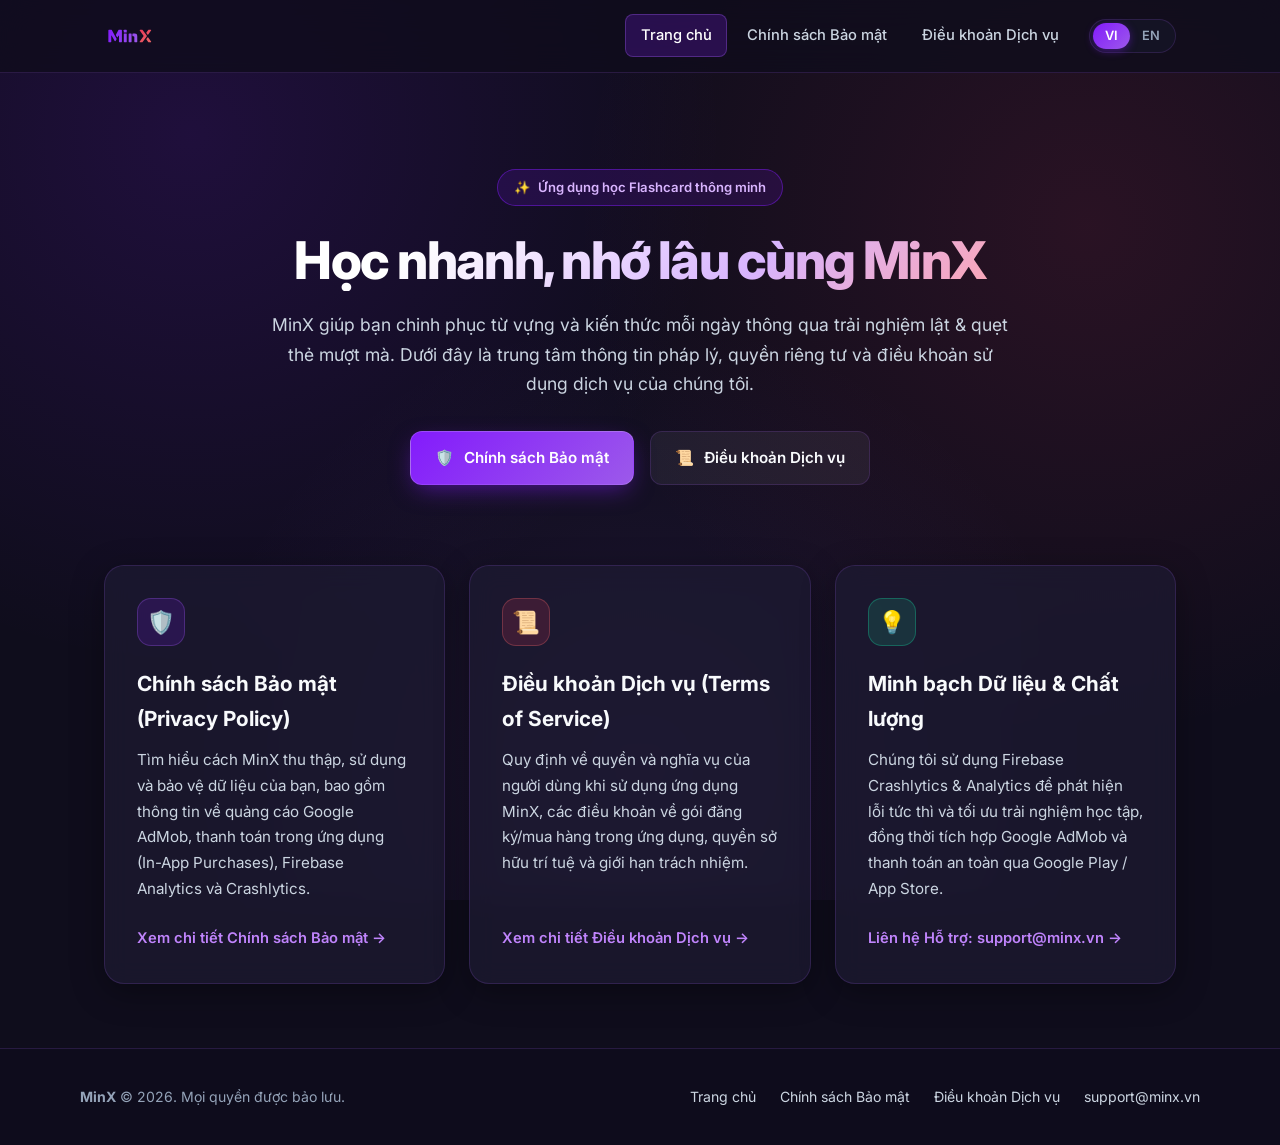
<file: index.html>
<!DOCTYPE html>
<html lang="vi">
<head>
  <meta charset="UTF-8" />
  <meta name="viewport" content="width=device-width, initial-scale=1.0" />
  <title>MinX - Flashcard Swipe | Legal & Support</title>
  <meta name="description" content="Trang thông tin chính thức, Chính sách Bảo mật (Privacy Policy) và Điều khoản Dịch vụ (Terms of Service) của ứng dụng học tập MinX Flashcard." />
  <link rel="icon" type="image/svg+xml" href="assets/minx_icon.svg" />
  <link rel="stylesheet" href="styles.css" />
</head>
<body>

  <!-- Header -->
  <header class="site-header">
    <div class="header-inner">
      <a href="index.html" class="brand-link">
        <img src="assets/minx_logo.svg" alt="MinX" class="brand-logo-text" />
      </a>
      <div class="nav-controls">
        <nav class="nav-links">
          <a href="index.html" class="active">
            <span data-lang="vi">Trang chủ</span>
            <span data-lang="en">Home</span>
          </a>
          <a href="privacy.html">
            <span data-lang="vi">Chính sách Bảo mật</span>
            <span data-lang="en">Privacy Policy</span>
          </a>
          <a href="terms.html">
            <span data-lang="vi">Điều khoản Dịch vụ</span>
            <span data-lang="en">Terms of Service</span>
          </a>
        </nav>
        <div class="lang-switch" role="group" aria-label="Language Switcher">
          <button type="button" class="lang-btn active" data-set-lang="vi">VI</button>
          <button type="button" class="lang-btn" data-set-lang="en">EN</button>
        </div>
      </div>
    </div>
  </header>

  <!-- Main Content -->
  <main class="container">
    <!-- Hero -->
    <section class="hero">
      <div class="hero-badge">
        <span>✨</span>
        <span data-lang="vi">Ứng dụng học Flashcard thông minh</span>
        <span data-lang="en">Smart Swipe Flashcard Learning App</span>
      </div>

      <h1 data-lang="vi">Học nhanh, nhớ lâu cùng MinX</h1>
      <h1 data-lang="en">Learn Faster & Remember Longer with MinX</h1>

      <p data-lang="vi">
        MinX giúp bạn chinh phục từ vựng và kiến thức mỗi ngày thông qua trải nghiệm lật & quẹt thẻ mượt mà. Dưới đây là trung tâm thông tin pháp lý, quyền riêng tư và điều khoản sử dụng dịch vụ của chúng tôi.
      </p>
      <p data-lang="en">
        MinX helps you master vocabulary and knowledge daily through a smooth flip-and-swipe flashcard experience. Below is our official legal hub for privacy policy and terms of service.
      </p>

      <div class="hero-actions">
        <a href="privacy.html" class="btn btn-primary">
          <span>🛡️</span>
          <span data-lang="vi">Chính sách Bảo mật</span>
          <span data-lang="en">Privacy Policy</span>
        </a>
        <a href="terms.html" class="btn btn-secondary">
          <span>📜</span>
          <span data-lang="vi">Điều khoản Dịch vụ</span>
          <span data-lang="en">Terms of Service</span>
        </a>
      </div>
    </section>

    <!-- Legal & App Overview Cards -->
    <section class="cards-grid">
      <article class="card">
        <div>
          <div class="card-icon">🛡️</div>
          <h2 data-lang="vi">Chính sách Bảo mật (Privacy Policy)</h2>
          <h2 data-lang="en">Privacy Policy</h2>
          <p data-lang="vi">
            Tìm hiểu cách MinX thu thập, sử dụng và bảo vệ dữ liệu của bạn, bao gồm thông tin về quảng cáo Google AdMob, thanh toán trong ứng dụng (In-App Purchases), Firebase Analytics và Crashlytics.
          </p>
          <p data-lang="en">
            Learn how MinX collects, uses, and protects your data, including disclosures regarding Google AdMob advertising, In-App Purchases, Firebase Analytics, and Crashlytics.
          </p>
        </div>
        <a href="privacy.html" class="card-link">
          <span data-lang="vi">Xem chi tiết Chính sách Bảo mật →</span>
          <span data-lang="en">Read Privacy Policy →</span>
        </a>
      </article>

      <article class="card">
        <div>
          <div class="card-icon pink">📜</div>
          <h2 data-lang="vi">Điều khoản Dịch vụ (Terms of Service)</h2>
          <h2 data-lang="en">Terms of Service</h2>
          <p data-lang="vi">
            Quy định về quyền và nghĩa vụ của người dùng khi sử dụng ứng dụng MinX, các điều khoản về gói đăng ký/mua hàng trong ứng dụng, quyền sở hữu trí tuệ và giới hạn trách nhiệm.
          </p>
          <p data-lang="en">
            Rules and guidelines governing your use of the MinX app, including terms for subscriptions and in-app purchases, intellectual property rights, and limitation of liability.
          </p>
        </div>
        <a href="terms.html" class="card-link">
          <span data-lang="vi">Xem chi tiết Điều khoản Dịch vụ →</span>
          <span data-lang="en">Read Terms of Service →</span>
        </a>
      </article>

      <article class="card">
        <div>
          <div class="card-icon green">💡</div>
          <h2 data-lang="vi">Minh bạch Dữ liệu & Chất lượng</h2>
          <h2 data-lang="en">Data Transparency & Quality</h2>
          <p data-lang="vi">
            Chúng tôi sử dụng Firebase Crashlytics & Analytics để phát hiện lỗi tức thì và tối ưu trải nghiệm học tập, đồng thời tích hợp Google AdMob và thanh toán an toàn qua Google Play / App Store.
          </p>
          <p data-lang="en">
            We use Firebase Crashlytics & Analytics to detect crashes and improve your learning experience, alongside Google AdMob and secure billing via Google Play / App Store.
          </p>
        </div>
        <a href="mailto:support@minx.vn" class="card-link">
          <span data-lang="vi">Liên hệ Hỗ trợ: support@minx.vn →</span>
          <span data-lang="en">Contact Support: support@minx.vn →</span>
        </a>
      </article>
    </section>
  </main>

  <!-- Footer -->
  <footer class="site-footer">
    <div class="footer-inner">
      <div>
        <strong>MinX</strong> &copy; 2026.
        <span data-lang="vi">Mọi quyền được bảo lưu.</span>
        <span data-lang="en">All rights reserved.</span>
      </div>
      <div class="footer-links">
        <a href="index.html">
          <span data-lang="vi">Trang chủ</span>
          <span data-lang="en">Home</span>
        </a>
        <a href="privacy.html">
          <span data-lang="vi">Chính sách Bảo mật</span>
          <span data-lang="en">Privacy Policy</span>
        </a>
        <a href="terms.html">
          <span data-lang="vi">Điều khoản Dịch vụ</span>
          <span data-lang="en">Terms of Service</span>
        </a>
        <a href="mailto:support@minx.vn">support@minx.vn</a>
      </div>
    </div>
  </footer>

  <script src="script.js"></script>
</body>
</html>
</file>
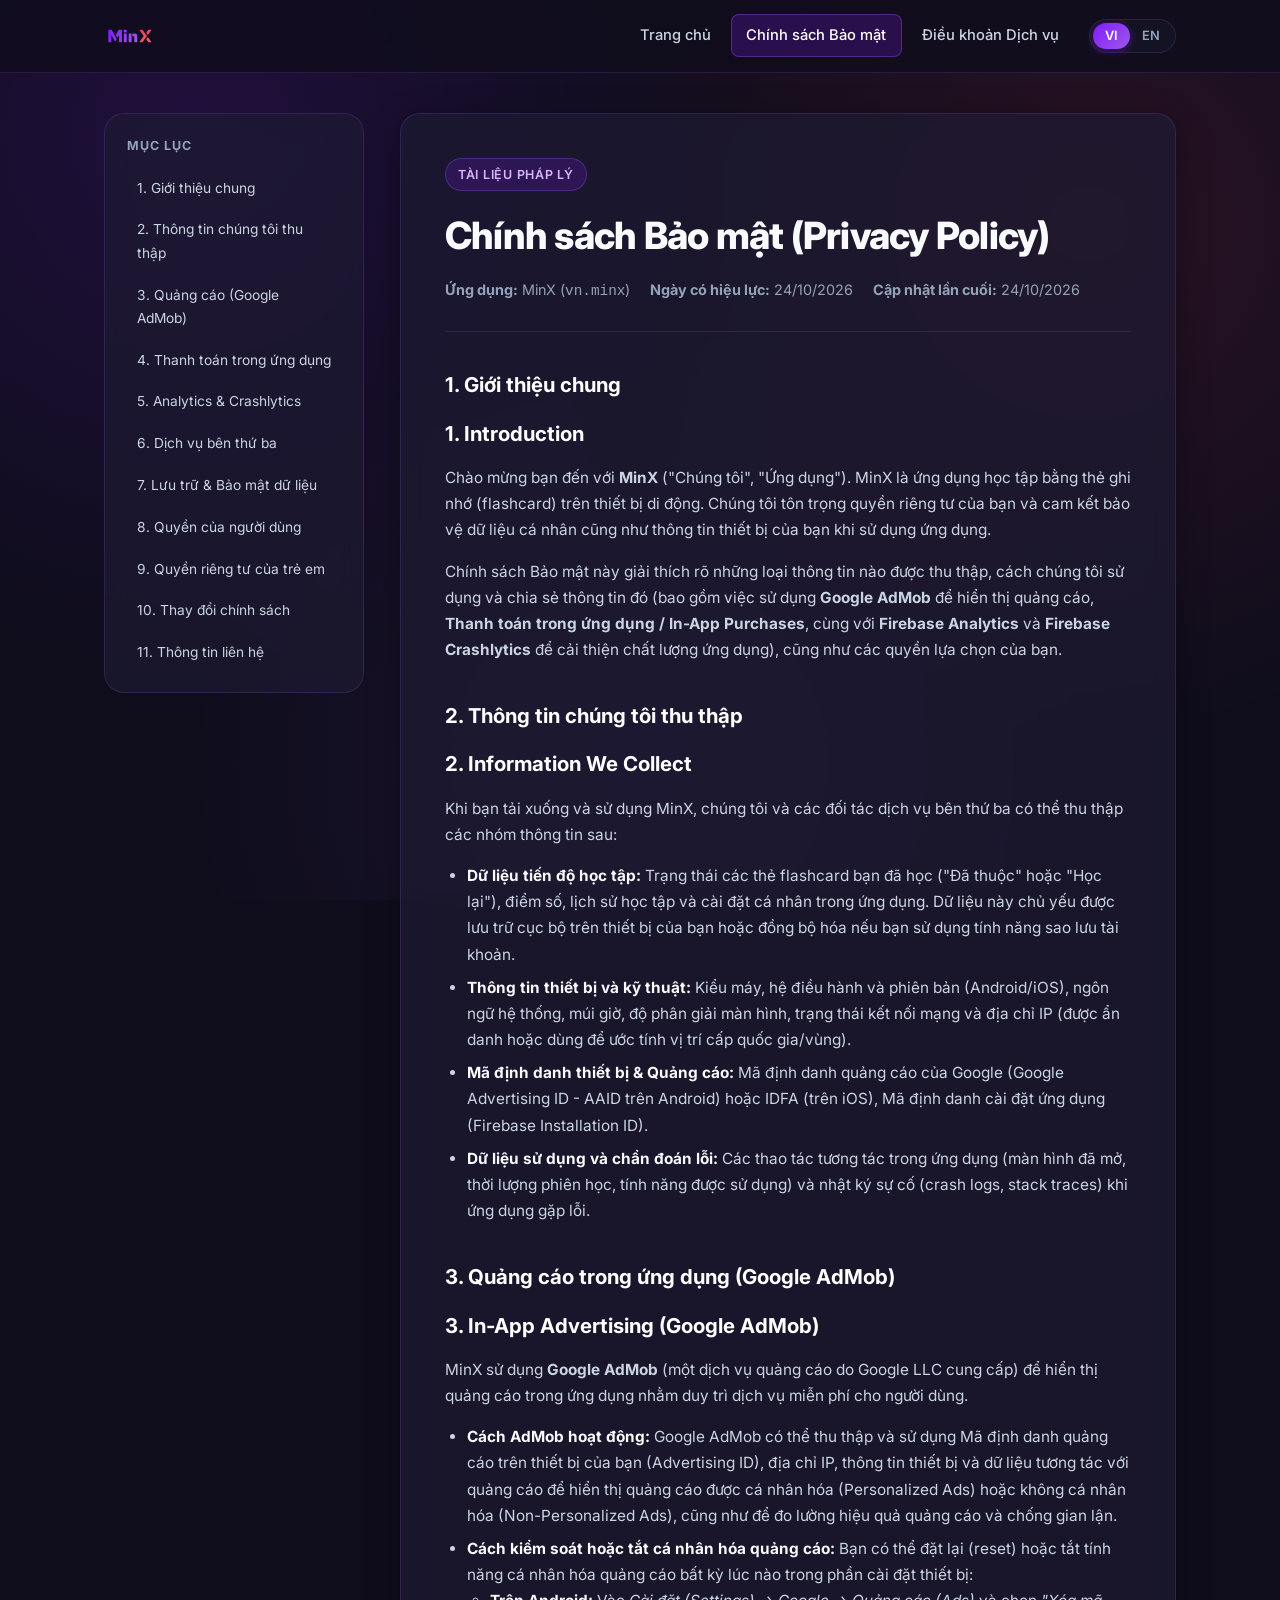
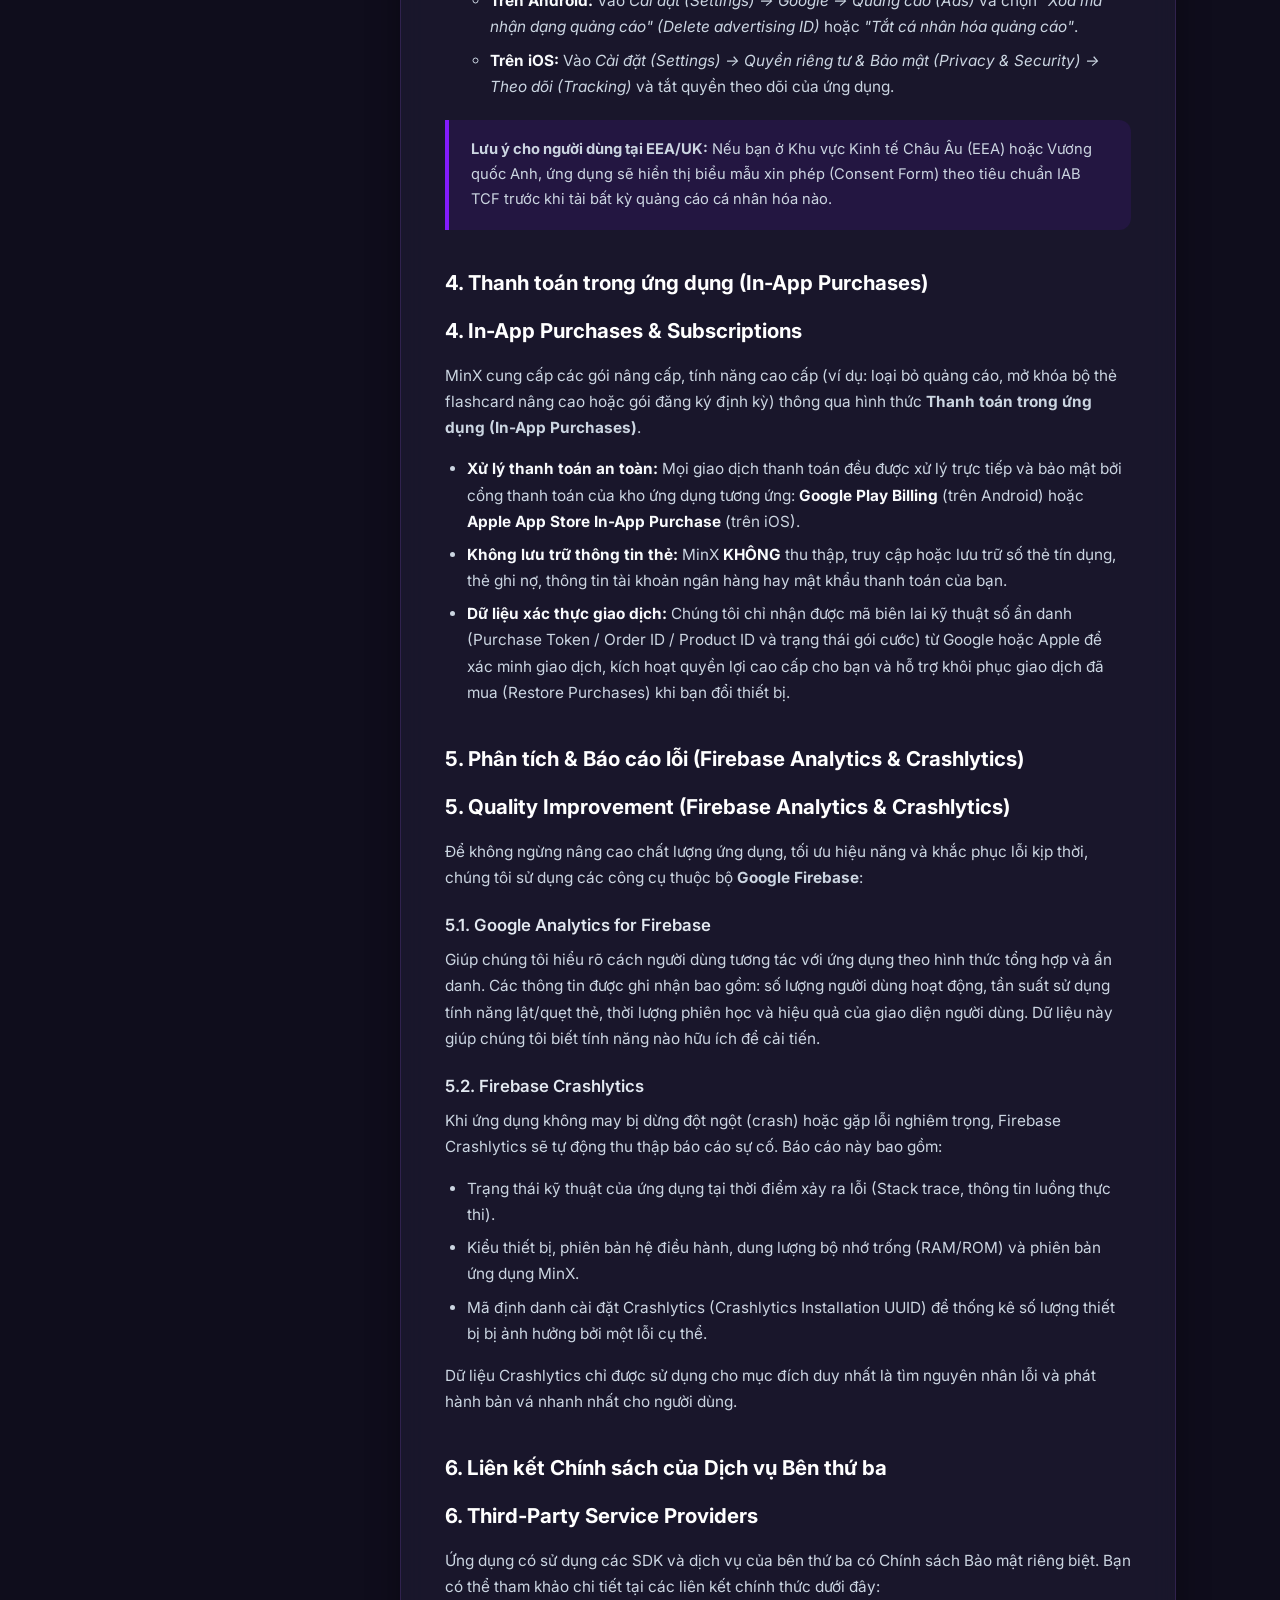
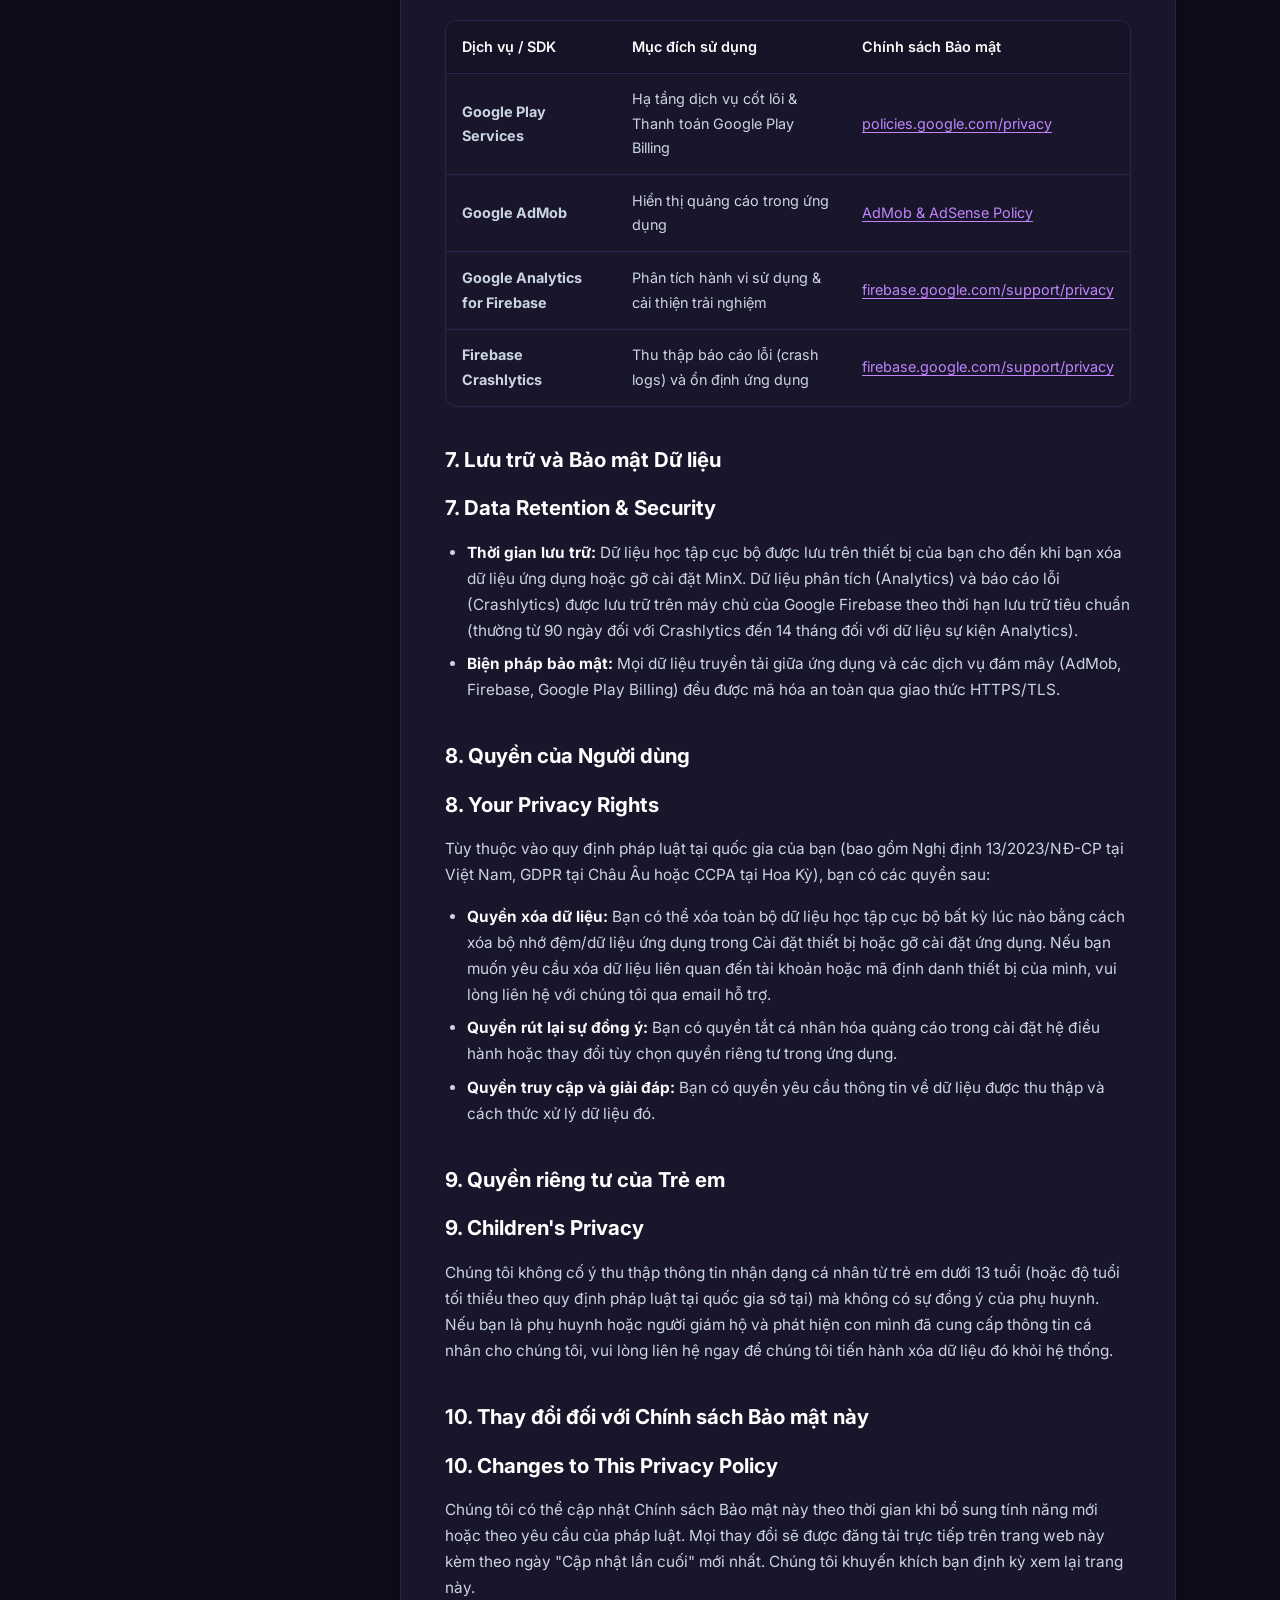
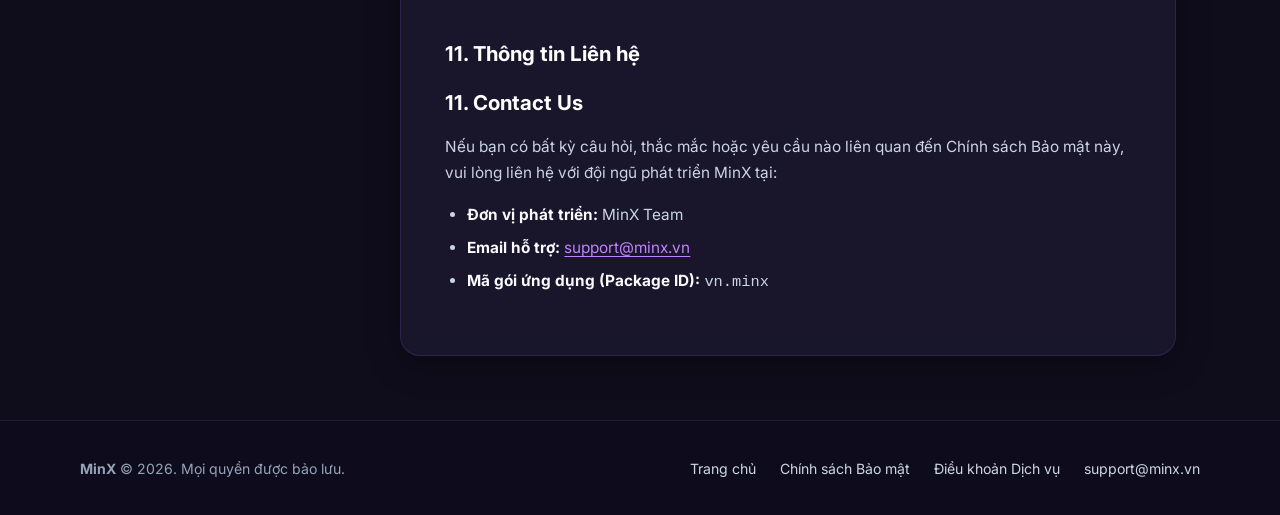
<file: privacy.html>
<!DOCTYPE html>
<html lang="vi">
<head>
  <meta charset="UTF-8" />
  <meta name="viewport" content="width=device-width, initial-scale=1.0" />
  <title>Chính sách Bảo mật (Privacy Policy) | MinX</title>
  <meta name="description" content="Chính sách Bảo mật của ứng dụng MinX – Chi tiết về cách thu thập dữ liệu, Google AdMob, Thanh toán trong ứng dụng, Firebase Analytics và Crashlytics." />
  <link rel="icon" type="image/svg+xml" href="assets/minx_icon.svg" />
  <link rel="stylesheet" href="styles.css" />
</head>
<body>

  <!-- Header -->
  <header class="site-header">
    <div class="header-inner">
      <a href="index.html" class="brand-link">
        <img src="assets/minx_logo.svg" alt="MinX" class="brand-logo-text" />
      </a>
      <div class="nav-controls">
        <nav class="nav-links">
          <a href="index.html">
            <span data-lang="vi">Trang chủ</span>
            <span data-lang="en">Home</span>
          </a>
          <a href="privacy.html" class="active">
            <span data-lang="vi">Chính sách Bảo mật</span>
            <span data-lang="en">Privacy Policy</span>
          </a>
          <a href="terms.html">
            <span data-lang="vi">Điều khoản Dịch vụ</span>
            <span data-lang="en">Terms of Service</span>
          </a>
        </nav>
        <div class="lang-switch" role="group" aria-label="Language Switcher">
          <button type="button" class="lang-btn active" data-set-lang="vi">VI</button>
          <button type="button" class="lang-btn" data-set-lang="en">EN</button>
        </div>
      </div>
    </div>
  </header>

  <!-- Main Content -->
  <main class="container">
    <div class="legal-layout">

      <!-- Sidebar TOC -->
      <aside class="toc-sidebar">
        <div class="toc-title">
          <span data-lang="vi">Mục lục</span>
          <span data-lang="en">Table of Contents</span>
        </div>
        <ul class="toc-list">
          <li>
            <a href="#intro">
              <span data-lang="vi">1. Giới thiệu chung</span>
              <span data-lang="en">1. Introduction</span>
            </a>
          </li>
          <li>
            <a href="#data-collection">
              <span data-lang="vi">2. Thông tin chúng tôi thu thập</span>
              <span data-lang="en">2. Information We Collect</span>
            </a>
          </li>
          <li>
            <a href="#admob">
              <span data-lang="vi">3. Quảng cáo (Google AdMob)</span>
              <span data-lang="en">3. Advertising (Google AdMob)</span>
            </a>
          </li>
          <li>
            <a href="#iap">
              <span data-lang="vi">4. Thanh toán trong ứng dụng</span>
              <span data-lang="en">4. In-App Purchases</span>
            </a>
          </li>
          <li>
            <a href="#analytics-crashlytics">
              <span data-lang="vi">5. Analytics & Crashlytics</span>
              <span data-lang="en">5. Analytics & Crashlytics</span>
            </a>
          </li>
          <li>
            <a href="#third-party">
              <span data-lang="vi">6. Dịch vụ bên thứ ba</span>
              <span data-lang="en">6. Third-Party Services</span>
            </a>
          </li>
          <li>
            <a href="#data-retention">
              <span data-lang="vi">7. Lưu trữ & Bảo mật dữ liệu</span>
              <span data-lang="en">7. Data Retention & Security</span>
            </a>
          </li>
          <li>
            <a href="#user-rights">
              <span data-lang="vi">8. Quyền của người dùng</span>
              <span data-lang="en">8. Your Privacy Rights</span>
            </a>
          </li>
          <li>
            <a href="#children">
              <span data-lang="vi">9. Quyền riêng tư của trẻ em</span>
              <span data-lang="en">9. Children's Privacy</span>
            </a>
          </li>
          <li>
            <a href="#changes">
              <span data-lang="vi">10. Thay đổi chính sách</span>
              <span data-lang="en">10. Changes to This Policy</span>
            </a>
          </li>
          <li>
            <a href="#contact">
              <span data-lang="vi">11. Thông tin liên hệ</span>
              <span data-lang="en">11. Contact Us</span>
            </a>
          </li>
        </ul>
      </aside>

      <!-- Document Body -->
      <article class="legal-content">
        <div class="doc-header">
          <span class="doc-badge">
            <span data-lang="vi">Tài liệu Pháp lý</span>
            <span data-lang="en">Legal Document</span>
          </span>
          <h1 data-lang="vi">Chính sách Bảo mật (Privacy Policy)</h1>
          <h1 data-lang="en">Privacy Policy</h1>
          <div class="doc-meta">
            <span>
              <strong data-lang="vi">Ứng dụng:</strong>
              <strong data-lang="en">Application:</strong>
              MinX (<code>vn.minx</code>)
            </span>
            <span>
              <strong data-lang="vi">Ngày có hiệu lực:</strong>
              <strong data-lang="en">Effective Date:</strong>
              24/10/2026
            </span>
            <span>
              <strong data-lang="vi">Cập nhật lần cuối:</strong>
              <strong data-lang="en">Last Updated:</strong>
              24/10/2026
            </span>
          </div>
        </div>

        <!-- 1. Introduction -->
        <section id="intro" class="legal-section">
          <h2 data-lang="vi">1. Giới thiệu chung</h2>
          <h2 data-lang="en">1. Introduction</h2>
          <div data-lang="vi">
            <p>
              Chào mừng bạn đến với <strong>MinX</strong> ("Chúng tôi", "Ứng dụng"). MinX là ứng dụng học tập bằng thẻ ghi nhớ (flashcard) trên thiết bị di động. Chúng tôi tôn trọng quyền riêng tư của bạn và cam kết bảo vệ dữ liệu cá nhân cũng như thông tin thiết bị của bạn khi sử dụng ứng dụng.
            </p>
            <p>
              Chính sách Bảo mật này giải thích rõ những loại thông tin nào được thu thập, cách chúng tôi sử dụng và chia sẻ thông tin đó (bao gồm việc sử dụng <strong>Google AdMob</strong> để hiển thị quảng cáo, <strong>Thanh toán trong ứng dụng / In-App Purchases</strong>, cùng với <strong>Firebase Analytics</strong> và <strong>Firebase Crashlytics</strong> để cải thiện chất lượng ứng dụng), cũng như các quyền lựa chọn của bạn.
            </p>
          </div>
          <div data-lang="en">
            <p>
              Welcome to <strong>MinX</strong> ("we", "our", or "the Application"). MinX is a mobile flashcard learning application. We respect your privacy and are committed to protecting your personal data and device information when you use our app.
            </p>
            <p>
              This Privacy Policy explains what information is collected, how we use and share it (including our use of <strong>Google AdMob</strong> for in-app advertising, <strong>In-App Purchases</strong>, and <strong>Firebase Analytics</strong> &amp; <strong>Firebase Crashlytics</strong> for app quality improvement), and how you can exercise your privacy rights.
            </p>
          </div>
        </section>

        <!-- 2. Information We Collect -->
        <section id="data-collection" class="legal-section">
          <h2 data-lang="vi">2. Thông tin chúng tôi thu thập</h2>
          <h2 data-lang="en">2. Information We Collect</h2>
          <div data-lang="vi">
            <p>Khi bạn tải xuống và sử dụng MinX, chúng tôi và các đối tác dịch vụ bên thứ ba có thể thu thập các nhóm thông tin sau:</p>
            <ul>
              <li><strong>Dữ liệu tiến độ học tập:</strong> Trạng thái các thẻ flashcard bạn đã học ("Đã thuộc" hoặc "Học lại"), điểm số, lịch sử học tập và cài đặt cá nhân trong ứng dụng. Dữ liệu này chủ yếu được lưu trữ cục bộ trên thiết bị của bạn hoặc đồng bộ hóa nếu bạn sử dụng tính năng sao lưu tài khoản.</li>
              <li><strong>Thông tin thiết bị và kỹ thuật:</strong> Kiểu máy, hệ điều hành và phiên bản (Android/iOS), ngôn ngữ hệ thống, múi giờ, độ phân giải màn hình, trạng thái kết nối mạng và địa chỉ IP (được ẩn danh hoặc dùng để ước tính vị trí cấp quốc gia/vùng).</li>
              <li><strong>Mã định danh thiết bị &amp; Quảng cáo:</strong> Mã định danh quảng cáo của Google (Google Advertising ID - AAID trên Android) hoặc IDFA (trên iOS), Mã định danh cài đặt ứng dụng (Firebase Installation ID).</li>
              <li><strong>Dữ liệu sử dụng và chẩn đoán lỗi:</strong> Các thao tác tương tác trong ứng dụng (màn hình đã mở, thời lượng phiên học, tính năng được sử dụng) và nhật ký sự cố (crash logs, stack traces) khi ứng dụng gặp lỗi.</li>
            </ul>
          </div>
          <div data-lang="en">
            <p>When you download and use MinX, we and our third-party service providers may collect the following categories of information:</p>
            <ul>
              <li><strong>Learning Progress Data:</strong> Your flashcard study progress ("Known" or "Review"), study statistics, and in-app preferences. This data is primarily stored locally on your device or synced if account backup features are used.</li>
              <li><strong>Device &amp; Technical Information:</strong> Device model, operating system version (Android/iOS), system language, time zone, screen resolution, network connection type, and IP address (used for approximate country/region geolocation).</li>
              <li><strong>Device &amp; Advertising Identifiers:</strong> Google Advertising ID (AAID on Android) or IDFA (on iOS), and Firebase Installation IDs.</li>
              <li><strong>Usage &amp; Diagnostics Data:</strong> In-app interaction events (screens visited, session duration, features used) and diagnostic crash logs (stack traces, memory state at the time of a crash).</li>
            </ul>
          </div>
        </section>

        <!-- 3. Advertising (Google AdMob) -->
        <section id="admob" class="legal-section">
          <h2 data-lang="vi">3. Quảng cáo trong ứng dụng (Google AdMob)</h2>
          <h2 data-lang="en">3. In-App Advertising (Google AdMob)</h2>
          <div data-lang="vi">
            <p>
              MinX sử dụng <strong>Google AdMob</strong> (một dịch vụ quảng cáo do Google LLC cung cấp) để hiển thị quảng cáo trong ứng dụng nhằm duy trì dịch vụ miễn phí cho người dùng.
            </p>
            <ul>
              <li><strong>Cách AdMob hoạt động:</strong> Google AdMob có thể thu thập và sử dụng Mã định danh quảng cáo trên thiết bị của bạn (Advertising ID), địa chỉ IP, thông tin thiết bị và dữ liệu tương tác với quảng cáo để hiển thị quảng cáo được cá nhân hóa (Personalized Ads) hoặc không cá nhân hóa (Non-Personalized Ads), cũng như để đo lường hiệu quả quảng cáo và chống gian lận.</li>
              <li><strong>Cách kiểm soát hoặc tắt cá nhân hóa quảng cáo:</strong> Bạn có thể đặt lại (reset) hoặc tắt tính năng cá nhân hóa quảng cáo bất kỳ lúc nào trong phần cài đặt thiết bị:
                <ul>
                  <li><strong>Trên Android:</strong> Vào <em>Cài đặt (Settings) &rarr; Google &rarr; Quảng cáo (Ads)</em> và chọn <em>"Xóa mã nhận dạng quảng cáo" (Delete advertising ID)</em> hoặc <em>"Tắt cá nhân hóa quảng cáo"</em>.</li>
                  <li><strong>Trên iOS:</strong> Vào <em>Cài đặt (Settings) &rarr; Quyền riêng tư &amp; Bảo mật (Privacy &amp; Security) &rarr; Theo dõi (Tracking)</em> và tắt quyền theo dõi của ứng dụng.</li>
                </ul>
              </li>
            </ul>
            <div class="callout">
              <p>
                <strong>Lưu ý cho người dùng tại EEA/UK:</strong> Nếu bạn ở Khu vực Kinh tế Châu Âu (EEA) hoặc Vương quốc Anh, ứng dụng sẽ hiển thị biểu mẫu xin phép (Consent Form) theo tiêu chuẩn IAB TCF trước khi tải bất kỳ quảng cáo cá nhân hóa nào.
              </p>
            </div>
          </div>
          <div data-lang="en">
            <p>
              MinX uses <strong>Google AdMob</strong> (an advertising service provided by Google LLC) to display advertisements within the application to support free access for users.
            </p>
            <ul>
              <li><strong>How AdMob Works:</strong> Google AdMob may collect and process your device's Advertising ID, IP address, device information, and ad interaction metrics to serve personalized or non-personalized advertisements, measure ad performance, and prevent fraud.</li>
              <li><strong>How to Opt-Out of Personalized Ads:</strong> You can reset your Advertising ID or opt out of personalized ads at any time via your device settings:
                <ul>
                  <li><strong>On Android:</strong> Go to <em>Settings &rarr; Google &rarr; Ads</em> and select <em>"Delete advertising ID"</em> or opt out of Ads Personalization.</li>
                  <li><strong>On iOS:</strong> Go to <em>Settings &rarr; Privacy &amp; Security &rarr; Tracking</em> and disable tracking permissions for the app.</li>
                </ul>
              </li>
            </ul>
            <div class="callout">
              <p>
                <strong>Note for EEA/UK Users:</strong> If you are located in the European Economic Area (EEA) or the United Kingdom, we present a consent dialog prior to serving personalized advertisements in compliance with GDPR and IAB TCF standards.
              </p>
            </div>
          </div>
        </section>

        <!-- 4. In-App Purchases -->
        <section id="iap" class="legal-section">
          <h2 data-lang="vi">4. Thanh toán trong ứng dụng (In-App Purchases)</h2>
          <h2 data-lang="en">4. In-App Purchases &amp; Subscriptions</h2>
          <div data-lang="vi">
            <p>
              MinX cung cấp các gói nâng cấp, tính năng cao cấp (ví dụ: loại bỏ quảng cáo, mở khóa bộ thẻ flashcard nâng cao hoặc gói đăng ký định kỳ) thông qua hình thức <strong>Thanh toán trong ứng dụng (In-App Purchases)</strong>.
            </p>
            <ul>
              <li><strong>Xử lý thanh toán an toàn:</strong> Mọi giao dịch thanh toán đều được xử lý trực tiếp và bảo mật bởi cổng thanh toán của kho ứng dụng tương ứng: <strong>Google Play Billing</strong> (trên Android) hoặc <strong>Apple App Store In-App Purchase</strong> (trên iOS).</li>
              <li><strong>Không lưu trữ thông tin thẻ:</strong> MinX <strong>KHÔNG</strong> thu thập, truy cập hoặc lưu trữ số thẻ tín dụng, thẻ ghi nợ, thông tin tài khoản ngân hàng hay mật khẩu thanh toán của bạn.</li>
              <li><strong>Dữ liệu xác thực giao dịch:</strong> Chúng tôi chỉ nhận được mã biên lai kỹ thuật số ẩn danh (Purchase Token / Order ID / Product ID và trạng thái gói cước) từ Google hoặc Apple để xác minh giao dịch, kích hoạt quyền lợi cao cấp cho bạn và hỗ trợ khôi phục giao dịch đã mua (Restore Purchases) khi bạn đổi thiết bị.</li>
            </ul>
          </div>
          <div data-lang="en">
            <p>
              MinX offers optional premium features, digital content, ad-removal upgrades, or subscriptions via <strong>In-App Purchases (IAP)</strong>.
            </p>
            <ul>
              <li><strong>Secure Payment Processing:</strong> All financial transactions are processed directly and securely by the respective app store platform: <strong>Google Play Billing</strong> (for Android) or <strong>Apple App Store</strong> (for iOS).</li>
              <li><strong>No Financial Data Stored by MinX:</strong> MinX <strong>DOES NOT</strong> collect, access, or store your credit card numbers, debit card details, bank account information, or billing passwords.</li>
              <li><strong>Transaction Verification Data:</strong> We only receive non-sensitive transaction metadata from Google or Apple (such as Purchase Tokens, Order IDs, Product IDs, and subscription status) strictly to validate your purchase, unlock premium features, and allow you to restore purchases across devices.</li>
            </ul>
          </div>
        </section>

        <!-- 5. Analytics & Crashlytics -->
        <section id="analytics-crashlytics" class="legal-section">
          <h2 data-lang="vi">5. Phân tích &amp; Báo cáo lỗi (Firebase Analytics &amp; Crashlytics)</h2>
          <h2 data-lang="en">5. Quality Improvement (Firebase Analytics &amp; Crashlytics)</h2>
          <div data-lang="vi">
            <p>
              Để không ngừng nâng cao chất lượng ứng dụng, tối ưu hiệu năng và khắc phục lỗi kịp thời, chúng tôi sử dụng các công cụ thuộc bộ <strong>Google Firebase</strong>:
            </p>
            <h3>5.1. Google Analytics for Firebase</h3>
            <p>
              Giúp chúng tôi hiểu rõ cách người dùng tương tác với ứng dụng theo hình thức tổng hợp và ẩn danh. Các thông tin được ghi nhận bao gồm: số lượng người dùng hoạt động, tần suất sử dụng tính năng lật/quẹt thẻ, thời lượng phiên học và hiệu quả của giao diện người dùng. Dữ liệu này giúp chúng tôi biết tính năng nào hữu ích để cải tiến.
            </p>
            <h3>5.2. Firebase Crashlytics</h3>
            <p>
              Khi ứng dụng không may bị dừng đột ngột (crash) hoặc gặp lỗi nghiêm trọng, Firebase Crashlytics sẽ tự động thu thập báo cáo sự cố. Báo cáo này bao gồm:
            </p>
            <ul>
              <li>Trạng thái kỹ thuật của ứng dụng tại thời điểm xảy ra lỗi (Stack trace, thông tin luồng thực thi).</li>
              <li>Kiểu thiết bị, phiên bản hệ điều hành, dung lượng bộ nhớ trống (RAM/ROM) và phiên bản ứng dụng MinX.</li>
              <li>Mã định danh cài đặt Crashlytics (Crashlytics Installation UUID) để thống kê số lượng thiết bị bị ảnh hưởng bởi một lỗi cụ thể.</li>
            </ul>
            <p>
              Dữ liệu Crashlytics chỉ được sử dụng cho mục đích duy nhất là tìm nguyên nhân lỗi và phát hành bản vá nhanh nhất cho người dùng.
            </p>
          </div>
          <div data-lang="en">
            <p>
              To continuously improve app stability, optimize performance, and fix bugs promptly, MinX integrates tools from <strong>Google Firebase</strong>:
            </p>
            <h3>5.1. Google Analytics for Firebase</h3>
            <p>
              Helps us understand how users interact with the app on an aggregated, anonymized basis. Collected metrics include active user counts, feature engagement (such as card flipping/swiping interactions), session duration, and UI flow performance. This helps us prioritize features that benefit learners most.
            </p>
            <h3>5.2. Firebase Crashlytics</h3>
            <p>
              In the event of an unexpected app crash or non-fatal error, Firebase Crashlytics automatically collects diagnostic crash reports, which include:
            </p>
            <ul>
              <li>Technical state of the app at the moment of the crash (stack traces and exception logs).</li>
              <li>Device model, OS version, available memory/storage, and MinX app version.</li>
              <li>Crashlytics Installation UUID to measure how many users are impacted by a specific bug.</li>
            </ul>
            <p>
              Crashlytics data is used exclusively to diagnose software defects and deliver stability updates.
            </p>
          </div>
        </section>

        <!-- 6. Third-Party Services Table -->
        <section id="third-party" class="legal-section">
          <h2 data-lang="vi">6. Liên kết Chính sách của Dịch vụ Bên thứ ba</h2>
          <h2 data-lang="en">6. Third-Party Service Providers</h2>
          <div data-lang="vi">
            <p>Ứng dụng có sử dụng các SDK và dịch vụ của bên thứ ba có Chính sách Bảo mật riêng biệt. Bạn có thể tham khảo chi tiết tại các liên kết chính thức dưới đây:</p>
          </div>
          <div data-lang="en">
            <p>The Application uses third-party SDKs and services that operate under their own Privacy Policies. You can review their official privacy documentation below:</p>
          </div>

          <div class="sdk-table-wrapper">
            <table class="sdk-table">
              <thead>
                <tr>
                  <th>
                    <span data-lang="vi">Dịch vụ / SDK</span>
                    <span data-lang="en">Service / SDK</span>
                  </th>
                  <th>
                    <span data-lang="vi">Mục đích sử dụng</span>
                    <span data-lang="en">Purpose</span>
                  </th>
                  <th>
                    <span data-lang="vi">Chính sách Bảo mật</span>
                    <span data-lang="en">Privacy Policy Link</span>
                  </th>
                </tr>
              </thead>
              <tbody>
                <tr>
                  <td><strong>Google Play Services</strong></td>
                  <td>
                    <span data-lang="vi">Hạ tầng dịch vụ cốt lõi &amp; Thanh toán Google Play Billing</span>
                    <span data-lang="en">Core Android services &amp; Google Play Billing</span>
                  </td>
                  <td><a href="https://policies.google.com/privacy" target="_blank" rel="noopener noreferrer">policies.google.com/privacy</a></td>
                </tr>
                <tr>
                  <td><strong>Google AdMob</strong></td>
                  <td>
                    <span data-lang="vi">Hiển thị quảng cáo trong ứng dụng</span>
                    <span data-lang="en">In-app advertising</span>
                  </td>
                  <td><a href="https://support.google.com/admob/answer/6128543" target="_blank" rel="noopener noreferrer">AdMob &amp; AdSense Policy</a></td>
                </tr>
                <tr>
                  <td><strong>Google Analytics for Firebase</strong></td>
                  <td>
                    <span data-lang="vi">Phân tích hành vi sử dụng &amp; cải thiện trải nghiệm</span>
                    <span data-lang="en">Usage analytics &amp; UX improvement</span>
                  </td>
                  <td><a href="https://firebase.google.com/support/privacy" target="_blank" rel="noopener noreferrer">firebase.google.com/support/privacy</a></td>
                </tr>
                <tr>
                  <td><strong>Firebase Crashlytics</strong></td>
                  <td>
                    <span data-lang="vi">Thu thập báo cáo lỗi (crash logs) và ổn định ứng dụng</span>
                    <span data-lang="en">Crash reporting &amp; app stability</span>
                  </td>
                  <td><a href="https://firebase.google.com/support/privacy" target="_blank" rel="noopener noreferrer">firebase.google.com/support/privacy</a></td>
                </tr>
              </tbody>
            </table>
          </div>
        </section>

        <!-- 7. Data Retention & Security -->
        <section id="data-retention" class="legal-section">
          <h2 data-lang="vi">7. Lưu trữ và Bảo mật Dữ liệu</h2>
          <h2 data-lang="en">7. Data Retention &amp; Security</h2>
          <div data-lang="vi">
            <ul>
              <li><strong>Thời gian lưu trữ:</strong> Dữ liệu học tập cục bộ được lưu trên thiết bị của bạn cho đến khi bạn xóa dữ liệu ứng dụng hoặc gỡ cài đặt MinX. Dữ liệu phân tích (Analytics) và báo cáo lỗi (Crashlytics) được lưu trữ trên máy chủ của Google Firebase theo thời hạn lưu trữ tiêu chuẩn (thường từ 90 ngày đối với Crashlytics đến 14 tháng đối với dữ liệu sự kiện Analytics).</li>
              <li><strong>Biện pháp bảo mật:</strong> Mọi dữ liệu truyền tải giữa ứng dụng và các dịch vụ đám mây (AdMob, Firebase, Google Play Billing) đều được mã hóa an toàn qua giao thức HTTPS/TLS.</li>
            </ul>
          </div>
          <div data-lang="en">
            <ul>
              <li><strong>Retention Period:</strong> Local study progress remains on your device until you clear app data or uninstall MinX. Analytics and Crashlytics diagnostic data are retained by Google Firebase in accordance with standard retention cycles (typically 90 days for Crashlytics logs and up to 14 months for Analytics event data).</li>
              <li><strong>Security Measures:</strong> All data transmitted between the Application and external services (AdMob, Firebase, Billing servers) is encrypted in transit using industry-standard HTTPS/TLS protocols.</li>
            </ul>
          </div>
        </section>

        <!-- 8. User Rights -->
        <section id="user-rights" class="legal-section">
          <h2 data-lang="vi">8. Quyền của Người dùng</h2>
          <h2 data-lang="en">8. Your Privacy Rights</h2>
          <div data-lang="vi">
            <p>Tùy thuộc vào quy định pháp luật tại quốc gia của bạn (bao gồm Nghị định 13/2023/NĐ-CP tại Việt Nam, GDPR tại Châu Âu hoặc CCPA tại Hoa Kỳ), bạn có các quyền sau:</p>
            <ul>
              <li><strong>Quyền xóa dữ liệu:</strong> Bạn có thể xóa toàn bộ dữ liệu học tập cục bộ bất kỳ lúc nào bằng cách xóa bộ nhớ đệm/dữ liệu ứng dụng trong Cài đặt thiết bị hoặc gỡ cài đặt ứng dụng. Nếu bạn muốn yêu cầu xóa dữ liệu liên quan đến tài khoản hoặc mã định danh thiết bị của mình, vui lòng liên hệ với chúng tôi qua email hỗ trợ.</li>
              <li><strong>Quyền rút lại sự đồng ý:</strong> Bạn có quyền tắt cá nhân hóa quảng cáo trong cài đặt hệ điều hành hoặc thay đổi tùy chọn quyền riêng tư trong ứng dụng.</li>
              <li><strong>Quyền truy cập và giải đáp:</strong> Bạn có quyền yêu cầu thông tin về dữ liệu được thu thập và cách thức xử lý dữ liệu đó.</li>
            </ul>
          </div>
          <div data-lang="en">
            <p>Depending on your jurisdiction (including Vietnam's PDPD Decree 13/2023/ND-CP, GDPR, or CCPA), you have the following rights:</p>
            <ul>
              <li><strong>Right to Deletion:</strong> You can erase all local study data at any time by clearing the app's storage in your device settings or uninstalling the app. For deletion requests regarding server-side identifiers or account data, please contact us via email.</li>
              <li><strong>Right to Withdraw Consent:</strong> You may opt out of personalized advertising through your device's privacy settings at any time.</li>
              <li><strong>Right to Access &amp; Inquiry:</strong> You may contact us to request information about our data practices.</li>
            </ul>
          </div>
        </section>

        <!-- 9. Children's Privacy -->
        <section id="children" class="legal-section">
          <h2 data-lang="vi">9. Quyền riêng tư của Trẻ em</h2>
          <h2 data-lang="en">9. Children's Privacy</h2>
          <div data-lang="vi">
            <p>
              Chúng tôi không cố ý thu thập thông tin nhận dạng cá nhân từ trẻ em dưới 13 tuổi (hoặc độ tuổi tối thiểu theo quy định pháp luật tại quốc gia sở tại) mà không có sự đồng ý của phụ huynh. Nếu bạn là phụ huynh hoặc người giám hộ và phát hiện con mình đã cung cấp thông tin cá nhân cho chúng tôi, vui lòng liên hệ ngay để chúng tôi tiến hành xóa dữ liệu đó khỏi hệ thống.
            </p>
          </div>
          <div data-lang="en">
            <p>
              We do not knowingly collect personally identifiable information from children under the age of 13 (or the applicable age of digital consent in your jurisdiction) without verifiable parental consent. If you are a parent or guardian and believe your child has provided personal information to us, please contact us immediately so that we can remove such information.
            </p>
          </div>
        </section>

        <!-- 10. Changes to Policy -->
        <section id="changes" class="legal-section">
          <h2 data-lang="vi">10. Thay đổi đối với Chính sách Bảo mật này</h2>
          <h2 data-lang="en">10. Changes to This Privacy Policy</h2>
          <div data-lang="vi">
            <p>
              Chúng tôi có thể cập nhật Chính sách Bảo mật này theo thời gian khi bổ sung tính năng mới hoặc theo yêu cầu của pháp luật. Mọi thay đổi sẽ được đăng tải trực tiếp trên trang web này kèm theo ngày "Cập nhật lần cuối" mới nhất. Chúng tôi khuyến khích bạn định kỳ xem lại trang này.
            </p>
          </div>
          <div data-lang="en">
            <p>
              We may update this Privacy Policy from time to time to reflect new app features or regulatory requirements. Any updates will be posted on this page with an updated "Last Updated" date. We encourage you to review this page periodically.
            </p>
          </div>
        </section>

        <!-- 11. Contact Us -->
        <section id="contact" class="legal-section">
          <h2 data-lang="vi">11. Thông tin Liên hệ</h2>
          <h2 data-lang="en">11. Contact Us</h2>
          <div data-lang="vi">
            <p>Nếu bạn có bất kỳ câu hỏi, thắc mắc hoặc yêu cầu nào liên quan đến Chính sách Bảo mật này, vui lòng liên hệ với đội ngũ phát triển MinX tại:</p>
            <ul>
              <li><strong>Đơn vị phát triển:</strong> MinX Team</li>
              <li><strong>Email hỗ trợ:</strong> <a href="mailto:support@minx.vn">support@minx.vn</a></li>
              <li><strong>Mã gói ứng dụng (Package ID):</strong> <code>vn.minx</code></li>
            </ul>
          </div>
          <div data-lang="en">
            <p>If you have any questions, concerns, or requests regarding this Privacy Policy or our data practices, please contact the MinX team at:</p>
            <ul>
              <li><strong>Developer:</strong> MinX Team</li>
              <li><strong>Support Email:</strong> <a href="mailto:support@minx.vn">support@minx.vn</a></li>
              <li><strong>Application ID:</strong> <code>vn.minx</code></li>
            </ul>
          </div>
        </section>
      </article>

    </div>
  </main>

  <!-- Footer -->
  <footer class="site-footer">
    <div class="footer-inner">
      <div>
        <strong>MinX</strong> &copy; 2026.
        <span data-lang="vi">Mọi quyền được bảo lưu.</span>
        <span data-lang="en">All rights reserved.</span>
      </div>
      <div class="footer-links">
        <a href="index.html">
          <span data-lang="vi">Trang chủ</span>
          <span data-lang="en">Home</span>
        </a>
        <a href="privacy.html">
          <span data-lang="vi">Chính sách Bảo mật</span>
          <span data-lang="en">Privacy Policy</span>
        </a>
        <a href="terms.html">
          <span data-lang="vi">Điều khoản Dịch vụ</span>
          <span data-lang="en">Terms of Service</span>
        </a>
        <a href="mailto:support@minx.vn">support@minx.vn</a>
      </div>
    </div>
  </footer>

  <script src="script.js"></script>
</body>
</html>
</file>
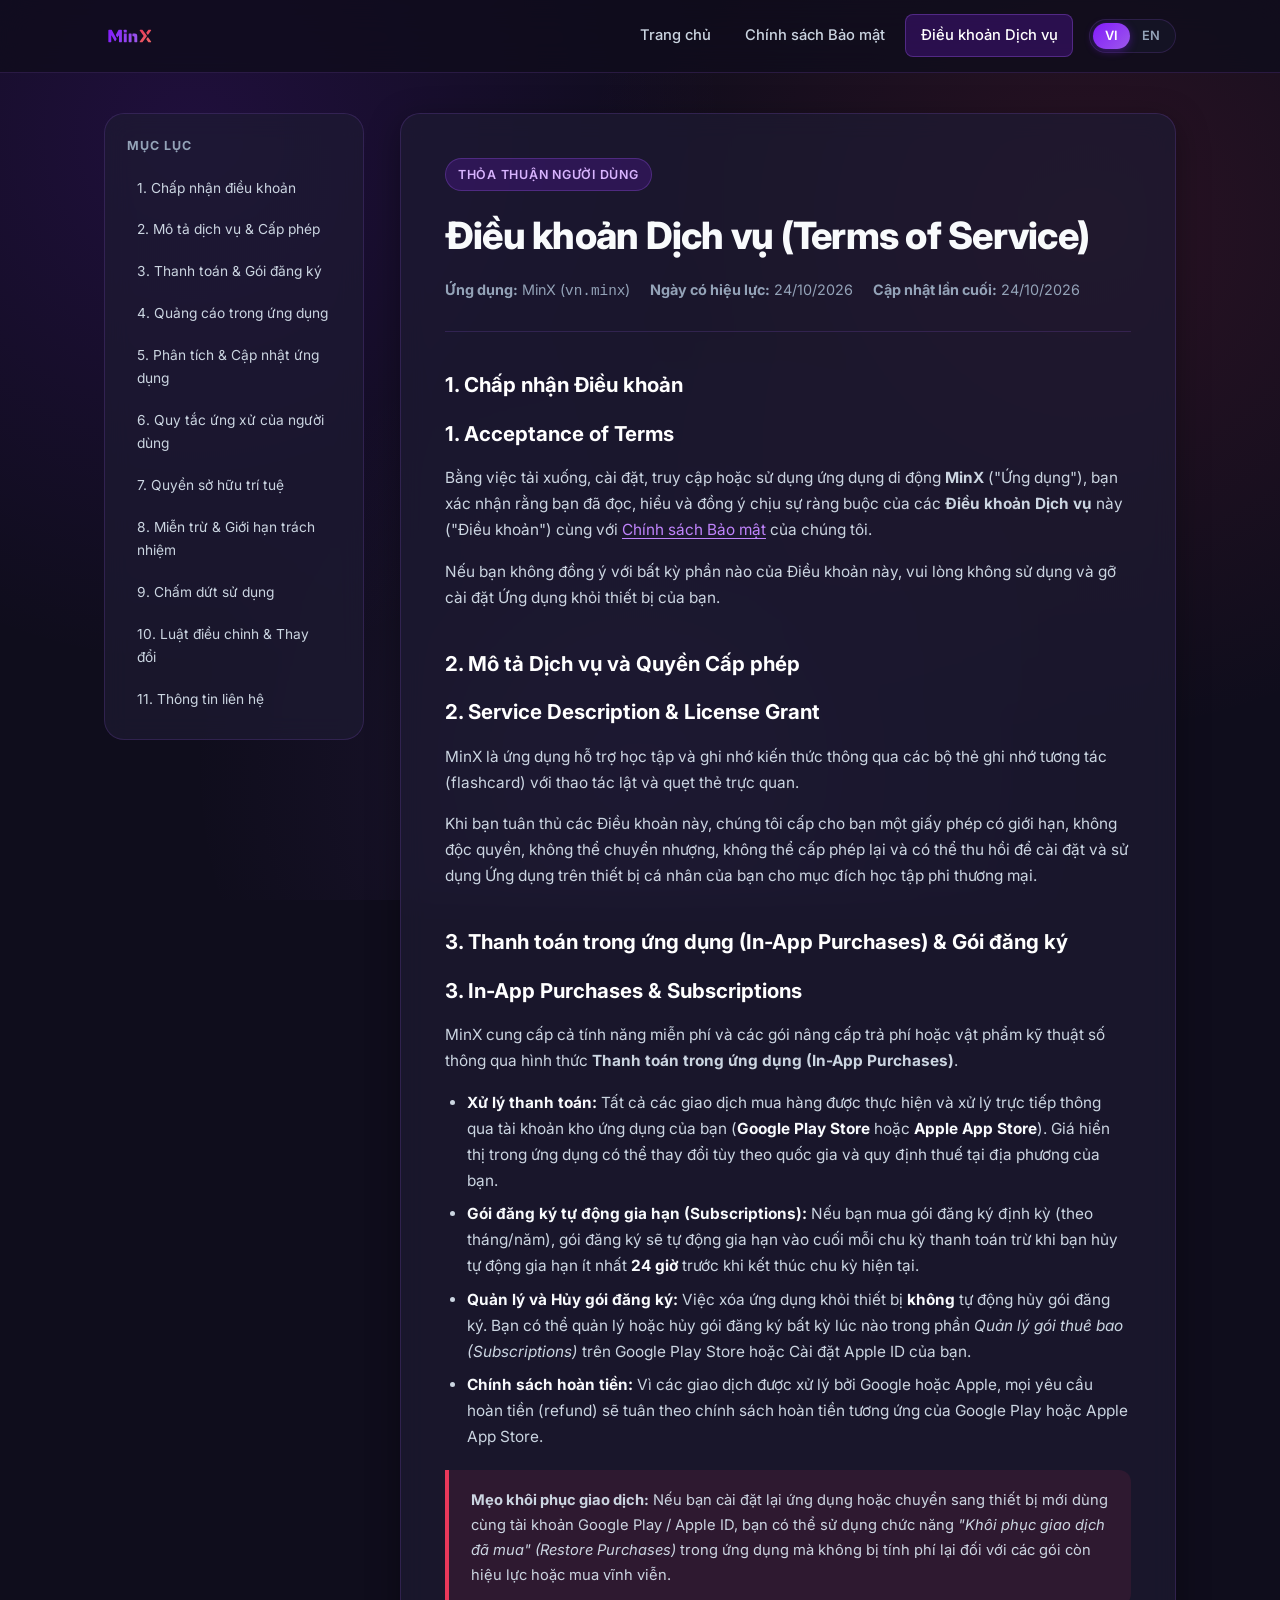
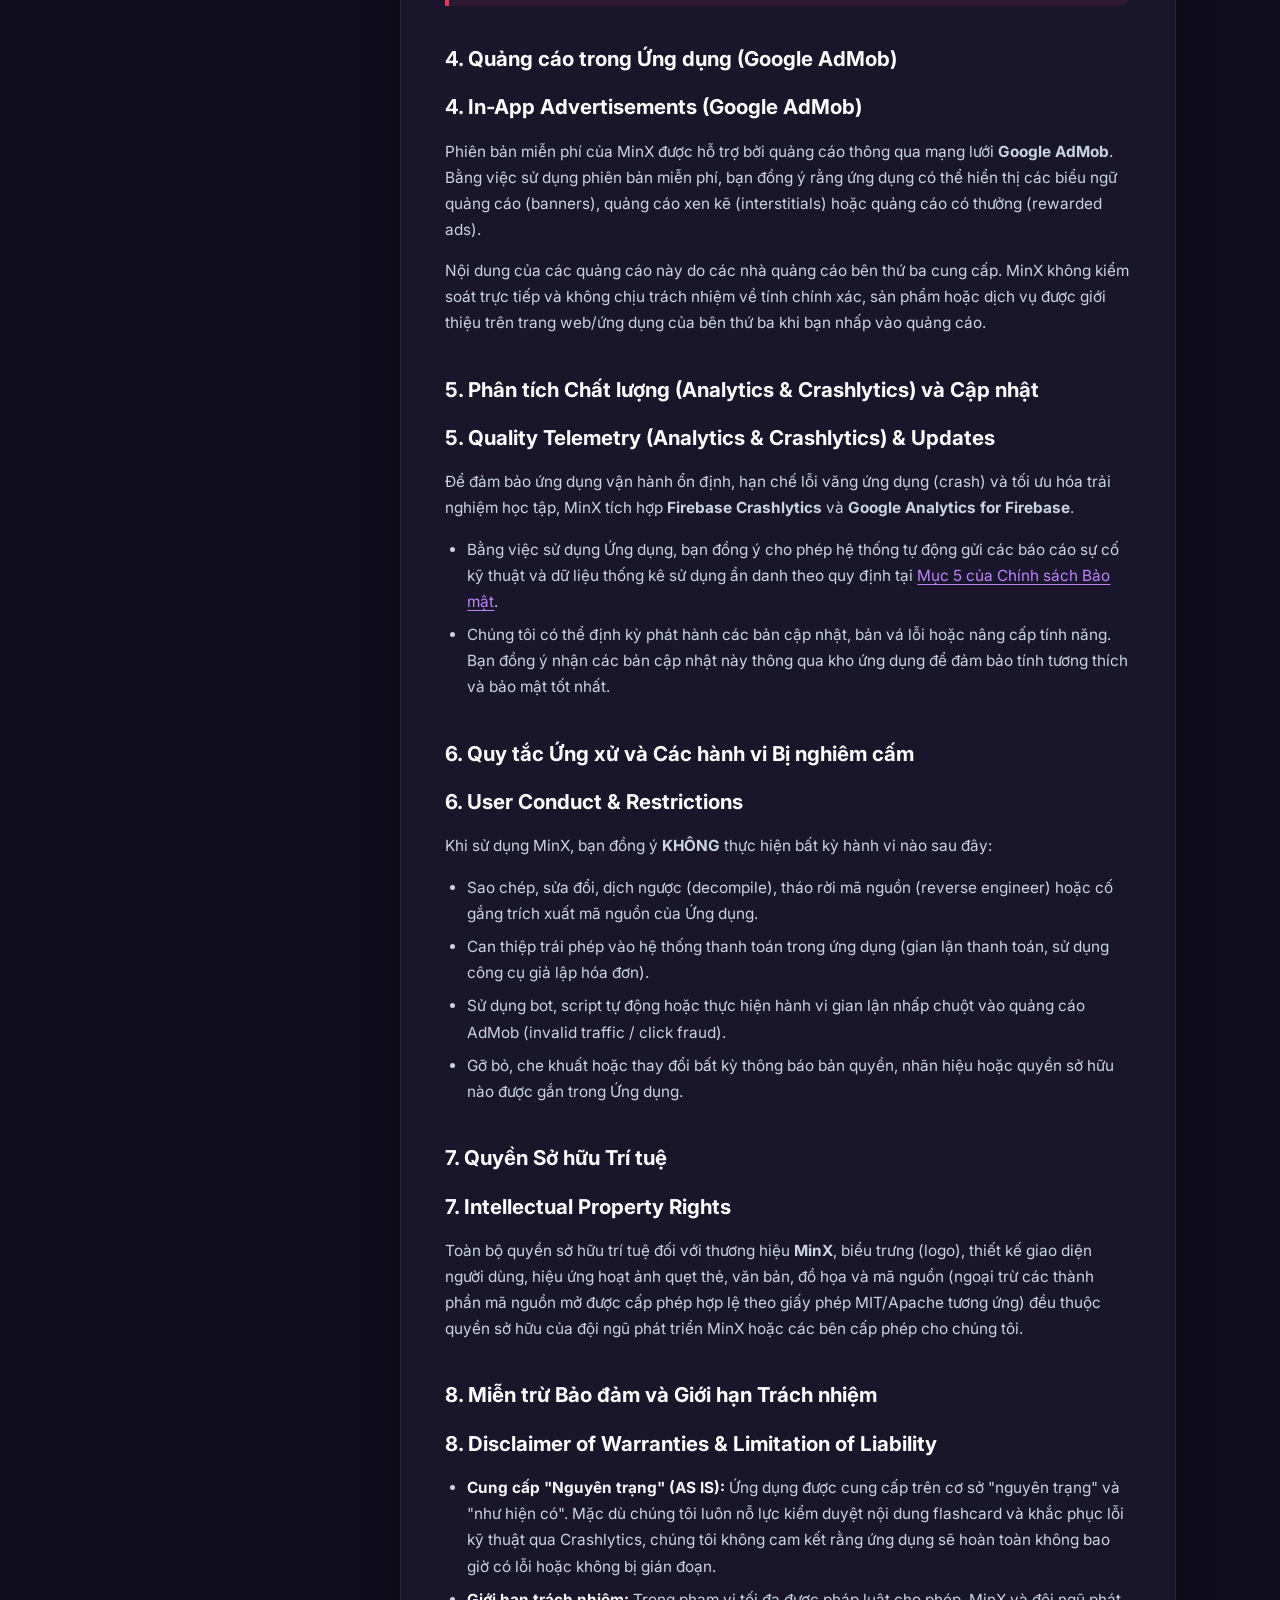
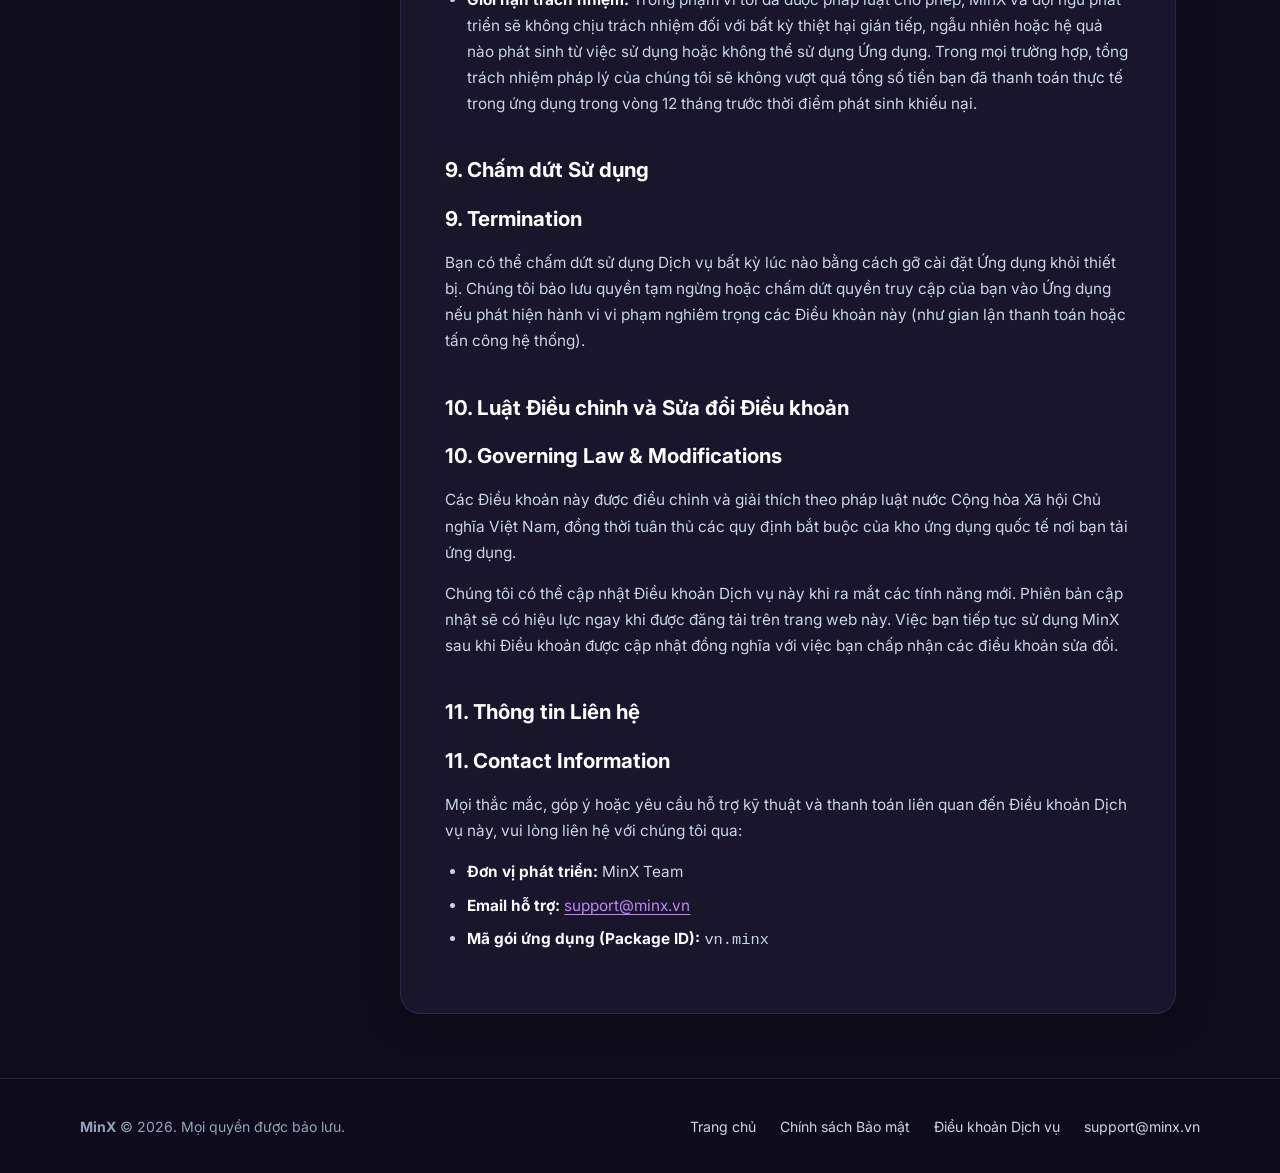
<file: terms.html>
<!DOCTYPE html>
<html lang="vi">
<head>
  <meta charset="UTF-8" />
  <meta name="viewport" content="width=device-width, initial-scale=1.0" />
  <title>Điều khoản Dịch vụ (Terms of Service) | MinX</title>
  <meta name="description" content="Điều khoản Dịch vụ của ứng dụng MinX – Quy định sử dụng, thanh toán trong ứng dụng, gói đăng ký, quảng cáo AdMob và bản quyền." />
  <link rel="icon" type="image/svg+xml" href="assets/minx_icon.svg" />
  <link rel="stylesheet" href="styles.css" />
</head>
<body>

  <!-- Header -->
  <header class="site-header">
    <div class="header-inner">
      <a href="index.html" class="brand-link">
        <img src="assets/minx_logo.svg" alt="MinX" class="brand-logo-text" />
      </a>
      <div class="nav-controls">
        <nav class="nav-links">
          <a href="index.html">
            <span data-lang="vi">Trang chủ</span>
            <span data-lang="en">Home</span>
          </a>
          <a href="privacy.html">
            <span data-lang="vi">Chính sách Bảo mật</span>
            <span data-lang="en">Privacy Policy</span>
          </a>
          <a href="terms.html" class="active">
            <span data-lang="vi">Điều khoản Dịch vụ</span>
            <span data-lang="en">Terms of Service</span>
          </a>
        </nav>
        <div class="lang-switch" role="group" aria-label="Language Switcher">
          <button type="button" class="lang-btn active" data-set-lang="vi">VI</button>
          <button type="button" class="lang-btn" data-set-lang="en">EN</button>
        </div>
      </div>
    </div>
  </header>

  <!-- Main Content -->
  <main class="container">
    <div class="legal-layout">

      <!-- Sidebar TOC -->
      <aside class="toc-sidebar">
        <div class="toc-title">
          <span data-lang="vi">Mục lục</span>
          <span data-lang="en">Table of Contents</span>
        </div>
        <ul class="toc-list">
          <li>
            <a href="#acceptance">
              <span data-lang="vi">1. Chấp nhận điều khoản</span>
              <span data-lang="en">1. Acceptance of Terms</span>
            </a>
          </li>
          <li>
            <a href="#service-desc">
              <span data-lang="vi">2. Mô tả dịch vụ &amp; Cấp phép</span>
              <span data-lang="en">2. Service &amp; License</span>
            </a>
          </li>
          <li>
            <a href="#iap-terms">
              <span data-lang="vi">3. Thanh toán &amp; Gói đăng ký</span>
              <span data-lang="en">3. In-App Purchases &amp; Billing</span>
            </a>
          </li>
          <li>
            <a href="#ads-terms">
              <span data-lang="vi">4. Quảng cáo trong ứng dụng</span>
              <span data-lang="en">4. In-App Advertisements</span>
            </a>
          </li>
          <li>
            <a href="#analytics-terms">
              <span data-lang="vi">5. Phân tích &amp; Cập nhật ứng dụng</span>
              <span data-lang="en">5. Analytics &amp; App Updates</span>
            </a>
          </li>
          <li>
            <a href="#user-conduct">
              <span data-lang="vi">6. Quy tắc ứng xử của người dùng</span>
              <span data-lang="en">6. User Conduct &amp; Restrictions</span>
            </a>
          </li>
          <li>
            <a href="#ip-rights">
              <span data-lang="vi">7. Quyền sở hữu trí tuệ</span>
              <span data-lang="en">7. Intellectual Property</span>
            </a>
          </li>
          <li>
            <a href="#disclaimer">
              <span data-lang="vi">8. Miễn trừ &amp; Giới hạn trách nhiệm</span>
              <span data-lang="en">8. Disclaimers &amp; Liability</span>
            </a>
          </li>
          <li>
            <a href="#termination">
              <span data-lang="vi">9. Chấm dứt sử dụng</span>
              <span data-lang="en">9. Termination</span>
            </a>
          </li>
          <li>
            <a href="#governing-law">
              <span data-lang="vi">10. Luật điều chỉnh &amp; Thay đổi</span>
              <span data-lang="en">10. Governing Law &amp; Changes</span>
            </a>
          </li>
          <li>
            <a href="#contact">
              <span data-lang="vi">11. Thông tin liên hệ</span>
              <span data-lang="en">11. Contact Information</span>
            </a>
          </li>
        </ul>
      </aside>

      <!-- Document Body -->
      <article class="legal-content">
        <div class="doc-header">
          <span class="doc-badge">
            <span data-lang="vi">Thỏa thuận Người dùng</span>
            <span data-lang="en">User Agreement</span>
          </span>
          <h1 data-lang="vi">Điều khoản Dịch vụ (Terms of Service)</h1>
          <h1 data-lang="en">Terms of Service</h1>
          <div class="doc-meta">
            <span>
              <strong data-lang="vi">Ứng dụng:</strong>
              <strong data-lang="en">Application:</strong>
              MinX (<code>vn.minx</code>)
            </span>
            <span>
              <strong data-lang="vi">Ngày có hiệu lực:</strong>
              <strong data-lang="en">Effective Date:</strong>
              24/10/2026
            </span>
            <span>
              <strong data-lang="vi">Cập nhật lần cuối:</strong>
              <strong data-lang="en">Last Updated:</strong>
              24/10/2026
            </span>
          </div>
        </div>

        <!-- 1. Acceptance of Terms -->
        <section id="acceptance" class="legal-section">
          <h2 data-lang="vi">1. Chấp nhận Điều khoản</h2>
          <h2 data-lang="en">1. Acceptance of Terms</h2>
          <div data-lang="vi">
            <p>
              Bằng việc tải xuống, cài đặt, truy cập hoặc sử dụng ứng dụng di động <strong>MinX</strong> ("Ứng dụng"), bạn xác nhận rằng bạn đã đọc, hiểu và đồng ý chịu sự ràng buộc của các <strong>Điều khoản Dịch vụ</strong> này ("Điều khoản") cùng với <a href="privacy.html">Chính sách Bảo mật</a> của chúng tôi.
            </p>
            <p>
              Nếu bạn không đồng ý với bất kỳ phần nào của Điều khoản này, vui lòng không sử dụng và gỡ cài đặt Ứng dụng khỏi thiết bị của bạn.
            </p>
          </div>
          <div data-lang="en">
            <p>
              By downloading, installing, accessing, or using the <strong>MinX</strong> mobile application ("the Application"), you acknowledge that you have read, understood, and agree to be bound by these <strong>Terms of Service</strong> ("Terms") as well as our <a href="privacy.html">Privacy Policy</a>.
            </p>
            <p>
              If you do not agree with any part of these Terms, please discontinue use immediately and uninstall the Application from your device.
            </p>
          </div>
        </section>

        <!-- 2. Service Description & License -->
        <section id="service-desc" class="legal-section">
          <h2 data-lang="vi">2. Mô tả Dịch vụ và Quyền Cấp phép</h2>
          <h2 data-lang="en">2. Service Description &amp; License Grant</h2>
          <div data-lang="vi">
            <p>
              MinX là ứng dụng hỗ trợ học tập và ghi nhớ kiến thức thông qua các bộ thẻ ghi nhớ tương tác (flashcard) với thao tác lật và quẹt thẻ trực quan.
            </p>
            <p>
              Khi bạn tuân thủ các Điều khoản này, chúng tôi cấp cho bạn một giấy phép có giới hạn, không độc quyền, không thể chuyển nhượng, không thể cấp phép lại và có thể thu hồi để cài đặt và sử dụng Ứng dụng trên thiết bị cá nhân của bạn cho mục đích học tập phi thương mại.
            </p>
          </div>
          <div data-lang="en">
            <p>
              MinX is an educational mobile application designed to help users learn and memorize concepts through interactive flip-and-swipe flashcards.
            </p>
            <p>
              Subject to your compliance with these Terms, we grant you a limited, non-exclusive, non-transferable, non-sublicensable, revocable license to install and use the Application on your personal mobile device solely for personal, non-commercial educational purposes.
            </p>
          </div>
        </section>

        <!-- 3. In-App Purchases & Subscriptions -->
        <section id="iap-terms" class="legal-section">
          <h2 data-lang="vi">3. Thanh toán trong ứng dụng (In-App Purchases) &amp; Gói đăng ký</h2>
          <h2 data-lang="en">3. In-App Purchases &amp; Subscriptions</h2>
          <div data-lang="vi">
            <p>
              MinX cung cấp cả tính năng miễn phí và các gói nâng cấp trả phí hoặc vật phẩm kỹ thuật số thông qua hình thức <strong>Thanh toán trong ứng dụng (In-App Purchases)</strong>.
            </p>
            <ul>
              <li><strong>Xử lý thanh toán:</strong> Tất cả các giao dịch mua hàng được thực hiện và xử lý trực tiếp thông qua tài khoản kho ứng dụng của bạn (<strong>Google Play Store</strong> hoặc <strong>Apple App Store</strong>). Giá hiển thị trong ứng dụng có thể thay đổi tùy theo quốc gia và quy định thuế tại địa phương của bạn.</li>
              <li><strong>Gói đăng ký tự động gia hạn (Subscriptions):</strong> Nếu bạn mua gói đăng ký định kỳ (theo tháng/năm), gói đăng ký sẽ tự động gia hạn vào cuối mỗi chu kỳ thanh toán trừ khi bạn hủy tự động gia hạn ít nhất <strong>24 giờ</strong> trước khi kết thúc chu kỳ hiện tại.</li>
              <li><strong>Quản lý và Hủy gói đăng ký:</strong> Việc xóa ứng dụng khỏi thiết bị <strong>không</strong> tự động hủy gói đăng ký. Bạn có thể quản lý hoặc hủy gói đăng ký bất kỳ lúc nào trong phần <em>Quản lý gói thuê bao (Subscriptions)</em> trên Google Play Store hoặc Cài đặt Apple ID của bạn.</li>
              <li><strong>Chính sách hoàn tiền:</strong> Vì các giao dịch được xử lý bởi Google hoặc Apple, mọi yêu cầu hoàn tiền (refund) sẽ tuân theo chính sách hoàn tiền tương ứng của Google Play hoặc Apple App Store.</li>
            </ul>
            <div class="callout pink">
              <p>
                <strong>Mẹo khôi phục giao dịch:</strong> Nếu bạn cài đặt lại ứng dụng hoặc chuyển sang thiết bị mới dùng cùng tài khoản Google Play / Apple ID, bạn có thể sử dụng chức năng <em>"Khôi phục giao dịch đã mua" (Restore Purchases)</em> trong ứng dụng mà không bị tính phí lại đối với các gói còn hiệu lực hoặc mua vĩnh viễn.
              </p>
            </div>
          </div>
          <div data-lang="en">
            <p>
              MinX offers both free features and paid premium upgrades, ad-removal options, or recurring subscriptions via <strong>In-App Purchases</strong>.
            </p>
            <ul>
              <li><strong>Payment Processing:</strong> All purchases are billed and processed directly through your app store account (<strong>Google Play Store</strong> or <strong>Apple App Store</strong>). Prices may vary by region and applicable local taxes.</li>
              <li><strong>Auto-Renewing Subscriptions:</strong> If you purchase a recurring subscription (monthly/yearly), it will automatically renew at the end of each billing cycle unless canceled at least <strong>24 hours</strong> prior to the end of the current period.</li>
              <li><strong>Managing &amp; Canceling Subscriptions:</strong> Uninstalling the app <strong>does not</strong> automatically cancel an active subscription. You must manage or cancel your subscription directly within your Google Play Store or Apple App Store account settings.</li>
              <li><strong>Refund Policy:</strong> Because transactions are processed by Google or Apple, all purchases are subject to the refund policies of the respective app store platform.</li>
            </ul>
            <div class="callout pink">
              <p>
                <strong>Restoring Purchases:</strong> If you reinstall the app or switch devices using the same store account, you can use the in-app <em>"Restore Purchases"</em> option to recover active subscriptions or non-consumable upgrades without additional charges.
              </p>
            </div>
          </div>
        </section>

        <!-- 4. In-App Advertisements -->
        <section id="ads-terms" class="legal-section">
          <h2 data-lang="vi">4. Quảng cáo trong Ứng dụng (Google AdMob)</h2>
          <h2 data-lang="en">4. In-App Advertisements (Google AdMob)</h2>
          <div data-lang="vi">
            <p>
              Phiên bản miễn phí của MinX được hỗ trợ bởi quảng cáo thông qua mạng lưới <strong>Google AdMob</strong>. Bằng việc sử dụng phiên bản miễn phí, bạn đồng ý rằng ứng dụng có thể hiển thị các biểu ngữ quảng cáo (banners), quảng cáo xen kẽ (interstitials) hoặc quảng cáo có thưởng (rewarded ads).
            </p>
            <p>
              Nội dung của các quảng cáo này do các nhà quảng cáo bên thứ ba cung cấp. MinX không kiểm soát trực tiếp và không chịu trách nhiệm về tính chính xác, sản phẩm hoặc dịch vụ được giới thiệu trên trang web/ứng dụng của bên thứ ba khi bạn nhấp vào quảng cáo.
            </p>
          </div>
          <div data-lang="en">
            <p>
              The free version of MinX is supported by advertisements served via <strong>Google AdMob</strong>. By using the free version of the Application, you agree that we may display banner, interstitial, or rewarded advertisements.
            </p>
            <p>
              Advertisements are provided by third-party advertisers. MinX does not endorse and is not responsible for the accuracy, safety, products, or services offered by third-party websites or apps linked through these advertisements.
            </p>
          </div>
        </section>

        <!-- 5. Analytics, Crashlytics & App Updates -->
        <section id="analytics-terms" class="legal-section">
          <h2 data-lang="vi">5. Phân tích Chất lượng (Analytics &amp; Crashlytics) và Cập nhật</h2>
          <h2 data-lang="en">5. Quality Telemetry (Analytics &amp; Crashlytics) &amp; Updates</h2>
          <div data-lang="vi">
            <p>
              Để đảm bảo ứng dụng vận hành ổn định, hạn chế lỗi văng ứng dụng (crash) và tối ưu hóa trải nghiệm học tập, MinX tích hợp <strong>Firebase Crashlytics</strong> và <strong>Google Analytics for Firebase</strong>.
            </p>
            <ul>
              <li>Bằng việc sử dụng Ứng dụng, bạn đồng ý cho phép hệ thống tự động gửi các báo cáo sự cố kỹ thuật và dữ liệu thống kê sử dụng ẩn danh theo quy định tại <a href="privacy.html#analytics-crashlytics">Mục 5 của Chính sách Bảo mật</a>.</li>
              <li>Chúng tôi có thể định kỳ phát hành các bản cập nhật, bản vá lỗi hoặc nâng cấp tính năng. Bạn đồng ý nhận các bản cập nhật này thông qua kho ứng dụng để đảm bảo tính tương thích và bảo mật tốt nhất.</li>
            </ul>
          </div>
          <div data-lang="en">
            <p>
              To maintain high stability, rapidly resolve software crashes, and enhance the learning experience, MinX utilizes <strong>Firebase Crashlytics</strong> and <strong>Google Analytics for Firebase</strong>.
            </p>
            <ul>
              <li>By using the Application, you consent to the automatic transmission of technical crash reports and aggregated usage telemetry as detailed in <a href="privacy.html#analytics-crashlytics">Section 5 of our Privacy Policy</a>.</li>
              <li>We may periodically release software updates, bug fixes, or feature enhancements. You agree that the Application may be updated via your device's app store to ensure optimal security and compatibility.</li>
            </ul>
          </div>
        </section>

        <!-- 6. User Conduct & Restrictions -->
        <section id="user-conduct" class="legal-section">
          <h2 data-lang="vi">6. Quy tắc Ứng xử và Các hành vi Bị nghiêm cấm</h2>
          <h2 data-lang="en">6. User Conduct &amp; Restrictions</h2>
          <div data-lang="vi">
            <p>Khi sử dụng MinX, bạn đồng ý <strong>KHÔNG</strong> thực hiện bất kỳ hành vi nào sau đây:</p>
            <ul>
              <li>Sao chép, sửa đổi, dịch ngược (decompile), tháo rời mã nguồn (reverse engineer) hoặc cố gắng trích xuất mã nguồn của Ứng dụng.</li>
              <li>Can thiệp trái phép vào hệ thống thanh toán trong ứng dụng (gian lận thanh toán, sử dụng công cụ giả lập hóa đơn).</li>
              <li>Sử dụng bot, script tự động hoặc thực hiện hành vi gian lận nhấp chuột vào quảng cáo AdMob (invalid traffic / click fraud).</li>
              <li>Gỡ bỏ, che khuất hoặc thay đổi bất kỳ thông báo bản quyền, nhãn hiệu hoặc quyền sở hữu nào được gắn trong Ứng dụng.</li>
            </ul>
          </div>
          <div data-lang="en">
            <p>When using MinX, you agree <strong>NOT</strong> to engage in any of the following activities:</p>
            <ul>
              <li>Copy, modify, decompile, reverse engineer, disassemble, or attempt to derive the source code of the Application.</li>
              <li>Bypass, manipulate, or spoof the In-App Purchase verification system or payment mechanisms.</li>
              <li>Use automated bots, scripts, or fraudulent means to generate invalid impressions or clicks on AdMob advertisements.</li>
              <li>Remove, obscure, or alter any copyright, trademark, or proprietary notices contained within the Application.</li>
            </ul>
          </div>
        </section>

        <!-- 7. Intellectual Property -->
        <section id="ip-rights" class="legal-section">
          <h2 data-lang="vi">7. Quyền Sở hữu Trí tuệ</h2>
          <h2 data-lang="en">7. Intellectual Property Rights</h2>
          <div data-lang="vi">
            <p>
              Toàn bộ quyền sở hữu trí tuệ đối với thương hiệu <strong>MinX</strong>, biểu trưng (logo), thiết kế giao diện người dùng, hiệu ứng hoạt ảnh quẹt thẻ, văn bản, đồ họa và mã nguồn (ngoại trừ các thành phần mã nguồn mở được cấp phép hợp lệ theo giấy phép MIT/Apache tương ứng) đều thuộc quyền sở hữu của đội ngũ phát triển MinX hoặc các bên cấp phép cho chúng tôi.
            </p>
          </div>
          <div data-lang="en">
            <p>
              All rights, title, and interest in and to the <strong>MinX</strong> brand, logos, UI design, card-swiping animations, educational content compilation, graphics, and proprietary code (excluding open-source components licensed under their respective MIT/Apache licenses) are and shall remain the exclusive property of the MinX development team and its licensors.
            </p>
          </div>
        </section>

        <!-- 8. Disclaimers & Limitation of Liability -->
        <section id="disclaimer" class="legal-section">
          <h2 data-lang="vi">8. Miễn trừ Bảo đảm và Giới hạn Trách nhiệm</h2>
          <h2 data-lang="en">8. Disclaimer of Warranties &amp; Limitation of Liability</h2>
          <div data-lang="vi">
            <ul>
              <li><strong>Cung cấp "Nguyên trạng" (AS IS):</strong> Ứng dụng được cung cấp trên cơ sở "nguyên trạng" và "như hiện có". Mặc dù chúng tôi luôn nỗ lực kiểm duyệt nội dung flashcard và khắc phục lỗi kỹ thuật qua Crashlytics, chúng tôi không cam kết rằng ứng dụng sẽ hoàn toàn không bao giờ có lỗi hoặc không bị gián đoạn.</li>
              <li><strong>Giới hạn trách nhiệm:</strong> Trong phạm vi tối đa được pháp luật cho phép, MinX và đội ngũ phát triển sẽ không chịu trách nhiệm đối với bất kỳ thiệt hại gián tiếp, ngẫu nhiên hoặc hệ quả nào phát sinh từ việc sử dụng hoặc không thể sử dụng Ứng dụng. Trong mọi trường hợp, tổng trách nhiệm pháp lý của chúng tôi sẽ không vượt quá tổng số tiền bạn đã thanh toán thực tế trong ứng dụng trong vòng 12 tháng trước thời điểm phát sinh khiếu nại.</li>
            </ul>
          </div>
          <div data-lang="en">
            <ul>
              <li><strong>Provided "AS IS":</strong> The Application is provided on an "AS IS" and "AS AVAILABLE" basis. While we strive for high accuracy in flashcard content and continuous stability improvements via Crashlytics, we make no warranties that the Application will be completely error-free or uninterrupted at all times.</li>
              <li><strong>Limitation of Liability:</strong> To the maximum extent permitted by applicable law, MinX and its developers shall not be liable for any indirect, incidental, consequential, or special damages arising out of your use or inability to use the Application. Our total cumulative liability shall not exceed the total amount paid by you for In-App Purchases within the twelve (12) months preceding the claim.</li>
            </ul>
          </div>
        </section>

        <!-- 9. Termination -->
        <section id="termination" class="legal-section">
          <h2 data-lang="vi">9. Chấm dứt Sử dụng</h2>
          <h2 data-lang="en">9. Termination</h2>
          <div data-lang="vi">
            <p>
              Bạn có thể chấm dứt sử dụng Dịch vụ bất kỳ lúc nào bằng cách gỡ cài đặt Ứng dụng khỏi thiết bị. Chúng tôi bảo lưu quyền tạm ngừng hoặc chấm dứt quyền truy cập của bạn vào Ứng dụng nếu phát hiện hành vi vi phạm nghiêm trọng các Điều khoản này (như gian lận thanh toán hoặc tấn công hệ thống).
            </p>
          </div>
          <div data-lang="en">
            <p>
              You may terminate your use of the Service at any time by uninstalling the Application. We reserve the right to suspend or terminate your access to the Application if you materially breach these Terms (such as engaging in billing fraud or ad manipulation).
            </p>
          </div>
        </section>

        <!-- 10. Governing Law & Changes -->
        <section id="governing-law" class="legal-section">
          <h2 data-lang="vi">10. Luật Điều chỉnh và Sửa đổi Điều khoản</h2>
          <h2 data-lang="en">10. Governing Law &amp; Modifications</h2>
          <div data-lang="vi">
            <p>
              Các Điều khoản này được điều chỉnh và giải thích theo pháp luật nước Cộng hòa Xã hội Chủ nghĩa Việt Nam, đồng thời tuân thủ các quy định bắt buộc của kho ứng dụng quốc tế nơi bạn tải ứng dụng.
            </p>
            <p>
              Chúng tôi có thể cập nhật Điều khoản Dịch vụ này khi ra mắt các tính năng mới. Phiên bản cập nhật sẽ có hiệu lực ngay khi được đăng tải trên trang web này. Việc bạn tiếp tục sử dụng MinX sau khi Điều khoản được cập nhật đồng nghĩa với việc bạn chấp nhận các điều khoản sửa đổi.
            </p>
          </div>
          <div data-lang="en">
            <p>
              These Terms shall be governed by and construed in accordance with the laws of Vietnam, without regard to conflict of law principles, alongside mandatory consumer protection rules of your local app store jurisdiction.
            </p>
            <p>
              We reserve the right to update these Terms as new features are introduced. Updated Terms take effect upon publication on this page. Continued use of MinX constitutes acceptance of the revised Terms.
            </p>
          </div>
        </section>

        <!-- 11. Contact Information -->
        <section id="contact" class="legal-section">
          <h2 data-lang="vi">11. Thông tin Liên hệ</h2>
          <h2 data-lang="en">11. Contact Information</h2>
          <div data-lang="vi">
            <p>Mọi thắc mắc, góp ý hoặc yêu cầu hỗ trợ kỹ thuật và thanh toán liên quan đến Điều khoản Dịch vụ này, vui lòng liên hệ với chúng tôi qua:</p>
            <ul>
              <li><strong>Đơn vị phát triển:</strong> MinX Team</li>
              <li><strong>Email hỗ trợ:</strong> <a href="mailto:support@minx.vn">support@minx.vn</a></li>
              <li><strong>Mã gói ứng dụng (Package ID):</strong> <code>vn.minx</code></li>
            </ul>
          </div>
          <div data-lang="en">
            <p>For any questions, feedback, or billing/technical support inquiries regarding these Terms of Service, please contact us at:</p>
            <ul>
              <li><strong>Developer:</strong> MinX Team</li>
              <li><strong>Support Email:</strong> <a href="mailto:support@minx.vn">support@minx.vn</a></li>
              <li><strong>Application ID:</strong> <code>vn.minx</code></li>
            </ul>
          </div>
        </section>
      </article>

    </div>
  </main>

  <!-- Footer -->
  <footer class="site-footer">
    <div class="footer-inner">
      <div>
        <strong>MinX</strong> &copy; 2026.
        <span data-lang="vi">Mọi quyền được bảo lưu.</span>
        <span data-lang="en">All rights reserved.</span>
      </div>
      <div class="footer-links">
        <a href="index.html">
          <span data-lang="vi">Trang chủ</span>
          <span data-lang="en">Home</span>
        </a>
        <a href="privacy.html">
          <span data-lang="vi">Chính sách Bảo mật</span>
          <span data-lang="en">Privacy Policy</span>
        </a>
        <a href="terms.html">
          <span data-lang="vi">Điều khoản Dịch vụ</span>
          <span data-lang="en">Terms of Service</span>
        </a>
        <a href="mailto:support@minx.vn">support@minx.vn</a>
      </div>
    </div>
  </footer>

  <script src="script.js"></script>
</body>
</html>
</file>
<file: styles.css>
@import url('https://fonts.googleapis.com/css2?family=Inter:wght@400;500;600;700;800&display=swap');

:root {
  --bg-primary: #0f0d1c;
  --bg-secondary: #161426;
  --bg-card: rgba(30, 27, 51, 0.72);
  --bg-card-hover: rgba(40, 36, 68, 0.85);
  --border-color: rgba(156, 89, 234, 0.18);
  --border-highlight: rgba(131, 27, 252, 0.45);
  --text-primary: #f8fafc;
  --text-secondary: #cbd5e1;
  --text-muted: #94a3b8;
  --accent-purple: #831bfc;
  --accent-light-purple: #9c59ea;
  --accent-pink: #ea385a;
  --accent-orange: #ec6767;
  --accent-green: #16dba1;
  --gradient-brand: linear-gradient(135deg, #831bfc 0%, #9c59ea 55%, #ea385a 100%);
  --gradient-purple: linear-gradient(135deg, #831bfc 0%, #9c59ea 100%);
  --gradient-red: linear-gradient(135deg, #ea385a 0%, #ec6767 100%);
  --shadow-glow: 0 10px 40px -10px rgba(131, 27, 252, 0.25);
  --shadow-card: 0 8px 32px rgba(0, 0, 0, 0.35);
  --radius-lg: 20px;
  --radius-md: 12px;
  --radius-sm: 8px;
}

* {
  box-sizing: border-box;
  margin: 0;
  padding: 0;
}

html {
  scroll-behavior: smooth;
}

body {
  font-family: 'Inter', -apple-system, BlinkMacSystemFont, "Segoe UI", Roboto, sans-serif;
  background-color: var(--bg-primary);
  background-image: 
    radial-gradient(circle at 15% 15%, rgba(131, 27, 252, 0.14) 0%, transparent 40%),
    radial-gradient(circle at 85% 25%, rgba(234, 56, 90, 0.12) 0%, transparent 40%),
    radial-gradient(circle at 50% 85%, rgba(156, 89, 234, 0.1) 0%, transparent 45%);
  background-attachment: fixed;
  color: var(--text-primary);
  line-height: 1.7;
  min-height: 100vh;
  display: flex;
  flex-direction: column;
}

/* Header & Navigation */
.site-header {
  position: sticky;
  top: 0;
  z-index: 100;
  backdrop-filter: blur(16px);
  -webkit-backdrop-filter: blur(16px);
  background: rgba(15, 13, 28, 0.8);
  border-bottom: 1px solid var(--border-color);
}

.header-inner {
  max-width: 1120px;
  margin: 0 auto;
  padding: 0.9rem 1.5rem;
  display: flex;
  align-items: center;
  justify-content: space-between;
  gap: 1rem;
  flex-wrap: wrap;
}

.brand-link {
  display: flex;
  align-items: center;
  gap: 0.75rem;
  text-decoration: none;
  color: var(--text-primary);
  font-weight: 800;
  font-size: 1.25rem;
  letter-spacing: -0.02em;
}

.brand-icon {
  width: 38px;
  height: 38px;
  border-radius: 10px;
  box-shadow: 0 4px 12px rgba(131, 27, 252, 0.35);
}

.brand-logo-text {
  height: 28px;
  width: auto;
}

.nav-controls {
  display: flex;
  align-items: center;
  gap: 1rem;
  flex-wrap: wrap;
}

.nav-links {
  display: flex;
  align-items: center;
  gap: 0.35rem;
}

.nav-links a {
  text-decoration: none;
  color: var(--text-secondary);
  font-size: 0.92rem;
  font-weight: 500;
  padding: 0.5rem 0.9rem;
  border-radius: var(--radius-sm);
  transition: all 0.2s ease;
}

.nav-links a:hover {
  color: var(--text-primary);
  background: rgba(255, 255, 255, 0.06);
}

.nav-links a.active {
  color: #fff;
  background: rgba(131, 27, 252, 0.22);
  border: 1px solid rgba(156, 89, 234, 0.35);
}

/* Language Switcher */
.lang-switch {
  display: inline-flex;
  background: rgba(22, 20, 38, 0.9);
  border: 1px solid var(--border-color);
  border-radius: 999px;
  padding: 3px;
}

.lang-btn {
  background: transparent;
  border: none;
  color: var(--text-muted);
  font-family: inherit;
  font-size: 0.8rem;
  font-weight: 600;
  padding: 0.35rem 0.75rem;
  border-radius: 999px;
  cursor: pointer;
  transition: all 0.2s ease;
}

.lang-btn.active {
  background: var(--gradient-purple);
  color: #fff;
  box-shadow: 0 2px 8px rgba(131, 27, 252, 0.4);
}

/* Main Container */
.container {
  max-width: 1120px;
  width: 100%;
  margin: 0 auto;
  padding: 2.5rem 1.5rem 4rem;
  flex: 1;
}

/* Hero Section */
.hero {
  text-align: center;
  padding: 3.5rem 1rem 3rem;
  max-width: 780px;
  margin: 0 auto;
}

.hero-badge {
  display: inline-flex;
  align-items: center;
  gap: 0.5rem;
  padding: 0.4rem 1rem;
  border-radius: 999px;
  background: rgba(131, 27, 252, 0.14);
  border: 1px solid var(--border-highlight);
  color: #d8b4fe;
  font-size: 0.82rem;
  font-weight: 600;
  margin-bottom: 1.5rem;
}

.hero h1 {
  font-size: clamp(2.1rem, 4.5vw, 3.25rem);
  font-weight: 800;
  letter-spacing: -0.03em;
  line-height: 1.18;
  margin-bottom: 1.15rem;
  background: linear-gradient(135deg, #ffffff 20%, #d8b4fe 65%, #fda4af 100%);
  -webkit-background-clip: text;
  -webkit-text-fill-color: transparent;
}

.hero p {
  font-size: 1.1rem;
  color: var(--text-secondary);
  margin-bottom: 2rem;
}

.hero-actions {
  display: flex;
  justify-content: center;
  gap: 1rem;
  flex-wrap: wrap;
}

.btn {
  display: inline-flex;
  align-items: center;
  gap: 0.6rem;
  padding: 0.8rem 1.5rem;
  border-radius: var(--radius-md);
  font-weight: 600;
  font-size: 0.95rem;
  text-decoration: none;
  transition: all 0.25s ease;
  cursor: pointer;
}

.btn-primary {
  background: var(--gradient-purple);
  color: #fff;
  box-shadow: 0 8px 24px -6px rgba(131, 27, 252, 0.55);
  border: 1px solid rgba(255, 255, 255, 0.15);
}

.btn-primary:hover {
  transform: translateY(-2px);
  box-shadow: 0 12px 28px -6px rgba(131, 27, 252, 0.75);
}

.btn-secondary {
  background: rgba(255, 255, 255, 0.06);
  color: var(--text-primary);
  border: 1px solid var(--border-color);
}

.btn-secondary:hover {
  background: rgba(255, 255, 255, 0.11);
  border-color: var(--border-highlight);
  transform: translateY(-2px);
}

/* Feature & Legal Cards Grid */
.cards-grid {
  display: grid;
  grid-template-columns: repeat(auto-fit, minmax(310px, 1fr));
  gap: 1.5rem;
  margin-top: 2rem;
}

.card {
  background: var(--bg-card);
  border: 1px solid var(--border-color);
  border-radius: var(--radius-lg);
  padding: 2rem;
  backdrop-filter: blur(12px);
  box-shadow: var(--shadow-card);
  transition: all 0.25s ease;
  display: flex;
  flex-direction: column;
  justify-content: space-between;
}

.card:hover {
  background: var(--bg-card-hover);
  border-color: var(--border-highlight);
  transform: translateY(-3px);
  box-shadow: var(--shadow-glow);
}

.card-icon {
  width: 48px;
  height: 48px;
  border-radius: 14px;
  display: flex;
  align-items: center;
  justify-content: center;
  font-size: 1.4rem;
  margin-bottom: 1.25rem;
  background: rgba(131, 27, 252, 0.16);
  border: 1px solid rgba(156, 89, 234, 0.3);
}

.card-icon.pink {
  background: rgba(234, 56, 90, 0.16);
  border-color: rgba(236, 103, 103, 0.3);
}

.card-icon.green {
  background: rgba(22, 219, 161, 0.14);
  border-color: rgba(22, 219, 161, 0.3);
}

.card h2, .card h3 {
  font-size: 1.3rem;
  font-weight: 700;
  margin-bottom: 0.65rem;
  color: var(--text-primary);
}

.card p {
  color: var(--text-secondary);
  font-size: 0.95rem;
  margin-bottom: 1.5rem;
}

.card-link {
  display: inline-flex;
  align-items: center;
  gap: 0.45rem;
  color: #c084fc;
  font-weight: 600;
  font-size: 0.92rem;
  text-decoration: none;
  margin-top: auto;
}

.card-link:hover {
  color: #e9d5ff;
  gap: 0.65rem;
}

/* Legal Document Layout */
.legal-layout {
  display: grid;
  grid-template-columns: 260px 1fr;
  gap: 2.25rem;
  align-items: start;
}

.toc-sidebar {
  position: sticky;
  top: 5.5rem;
  background: var(--bg-card);
  border: 1px solid var(--border-color);
  border-radius: var(--radius-lg);
  padding: 1.35rem;
  backdrop-filter: blur(12px);
}

.toc-title {
  font-size: 0.78rem;
  text-transform: uppercase;
  letter-spacing: 0.08em;
  color: var(--text-muted);
  font-weight: 700;
  margin-bottom: 0.85rem;
}

.toc-list {
  list-style: none;
  display: flex;
  flex-direction: column;
  gap: 0.35rem;
}

.toc-list a {
  display: block;
  text-decoration: none;
  color: var(--text-secondary);
  font-size: 0.86rem;
  padding: 0.4rem 0.65rem;
  border-radius: 8px;
  transition: all 0.2s ease;
}

.toc-list a:hover {
  color: #fff;
  background: rgba(131, 27, 252, 0.18);
}

.legal-content {
  background: var(--bg-card);
  border: 1px solid var(--border-color);
  border-radius: var(--radius-lg);
  padding: 2.75rem;
  backdrop-filter: blur(12px);
  box-shadow: var(--shadow-card);
}

.doc-header {
  border-bottom: 1px solid var(--border-color);
  padding-bottom: 1.75rem;
  margin-bottom: 2.25rem;
}

.doc-badge {
  display: inline-block;
  font-size: 0.78rem;
  font-weight: 600;
  text-transform: uppercase;
  letter-spacing: 0.06em;
  padding: 0.3rem 0.75rem;
  border-radius: 999px;
  background: rgba(131, 27, 252, 0.18);
  color: #d8b4fe;
  border: 1px solid rgba(156, 89, 234, 0.3);
  margin-bottom: 0.85rem;
}

.doc-header h1 {
  font-size: clamp(1.75rem, 3vw, 2.35rem);
  font-weight: 800;
  letter-spacing: -0.02em;
  margin-bottom: 0.6rem;
}

.doc-meta {
  font-size: 0.9rem;
  color: var(--text-muted);
  display: flex;
  flex-wrap: wrap;
  gap: 1.25rem;
}

.legal-section {
  margin-bottom: 2.25rem;
  scroll-margin-top: 6rem;
}

.legal-section:last-child {
  margin-bottom: 0;
}

.legal-section h2 {
  font-size: 1.28rem;
  font-weight: 700;
  color: #fff;
  margin-bottom: 0.85rem;
  display: flex;
  align-items: center;
  gap: 0.6rem;
}

.legal-section h3 {
  font-size: 1.05rem;
  font-weight: 600;
  color: #e2e8f0;
  margin: 1.25rem 0 0.5rem;
}

.legal-section p {
  color: var(--text-secondary);
  margin-bottom: 0.95rem;
  font-size: 0.96rem;
}

.legal-section ul, .legal-section ol {
  color: var(--text-secondary);
  padding-left: 1.4rem;
  margin-bottom: 1rem;
  font-size: 0.96rem;
}

.legal-section li {
  margin-bottom: 0.45rem;
}

.legal-section li strong {
  color: var(--text-primary);
}

.legal-section a {
  color: #c084fc;
  text-decoration: underline;
  text-underline-offset: 3px;
}

.legal-section a:hover {
  color: #e9d5ff;
}

/* Info Callout Box */
.callout {
  background: rgba(131, 27, 252, 0.1);
  border-left: 4px solid var(--accent-purple);
  border-radius: 0 var(--radius-md) var(--radius-md) 0;
  padding: 1.1rem 1.35rem;
  margin: 1.25rem 0;
}

.callout.pink {
  background: rgba(234, 56, 90, 0.1);
  border-left-color: var(--accent-pink);
}

.callout p {
  margin-bottom: 0;
  font-size: 0.92rem;
}

/* Third-Party SDK Table */
.sdk-table-wrapper {
  overflow-x: auto;
  margin: 1.25rem 0;
  border-radius: var(--radius-md);
  border: 1px solid var(--border-color);
}

.sdk-table {
  width: 100%;
  border-collapse: collapse;
  font-size: 0.9rem;
  text-align: left;
}

.sdk-table th, .sdk-table td {
  padding: 0.85rem 1rem;
  border-bottom: 1px solid var(--border-color);
}

.sdk-table th {
  background: rgba(22, 20, 38, 0.9);
  color: var(--text-primary);
  font-weight: 600;
}

.sdk-table tr:last-child td {
  border-bottom: none;
}

.sdk-table td {
  color: var(--text-secondary);
}

/* Footer */
.site-footer {
  border-top: 1px solid var(--border-color);
  background: rgba(15, 13, 28, 0.9);
  padding: 2.25rem 1.5rem;
  margin-top: auto;
}

.footer-inner {
  max-width: 1120px;
  margin: 0 auto;
  display: flex;
  align-items: center;
  justify-content: space-between;
  flex-wrap: wrap;
  gap: 1rem;
  font-size: 0.88rem;
  color: var(--text-muted);
}

.footer-links {
  display: flex;
  gap: 1.5rem;
  flex-wrap: wrap;
}

.footer-links a {
  color: var(--text-secondary);
  text-decoration: none;
  transition: color 0.2s;
}

.footer-links a:hover {
  color: #fff;
}

/* Language Visibility Helper */
[data-lang="en"] {
  display: none;
}

body.lang-en [data-lang="vi"] {
  display: none !important;
}

body.lang-en [data-lang="en"] {
  display: revert !important;
}

/* Responsive */
@media (max-width: 860px) {
  .legal-layout {
    grid-template-columns: 1fr;
  }
  .toc-sidebar {
    position: static;
  }
  .legal-content {
    padding: 1.75rem 1.35rem;
  }
}

@media (max-width: 600px) {
  .header-inner {
    flex-direction: column;
    align-items: flex-start;
  }
  .nav-controls {
    width: 100%;
    justify-content: space-between;
  }
}
</file>
